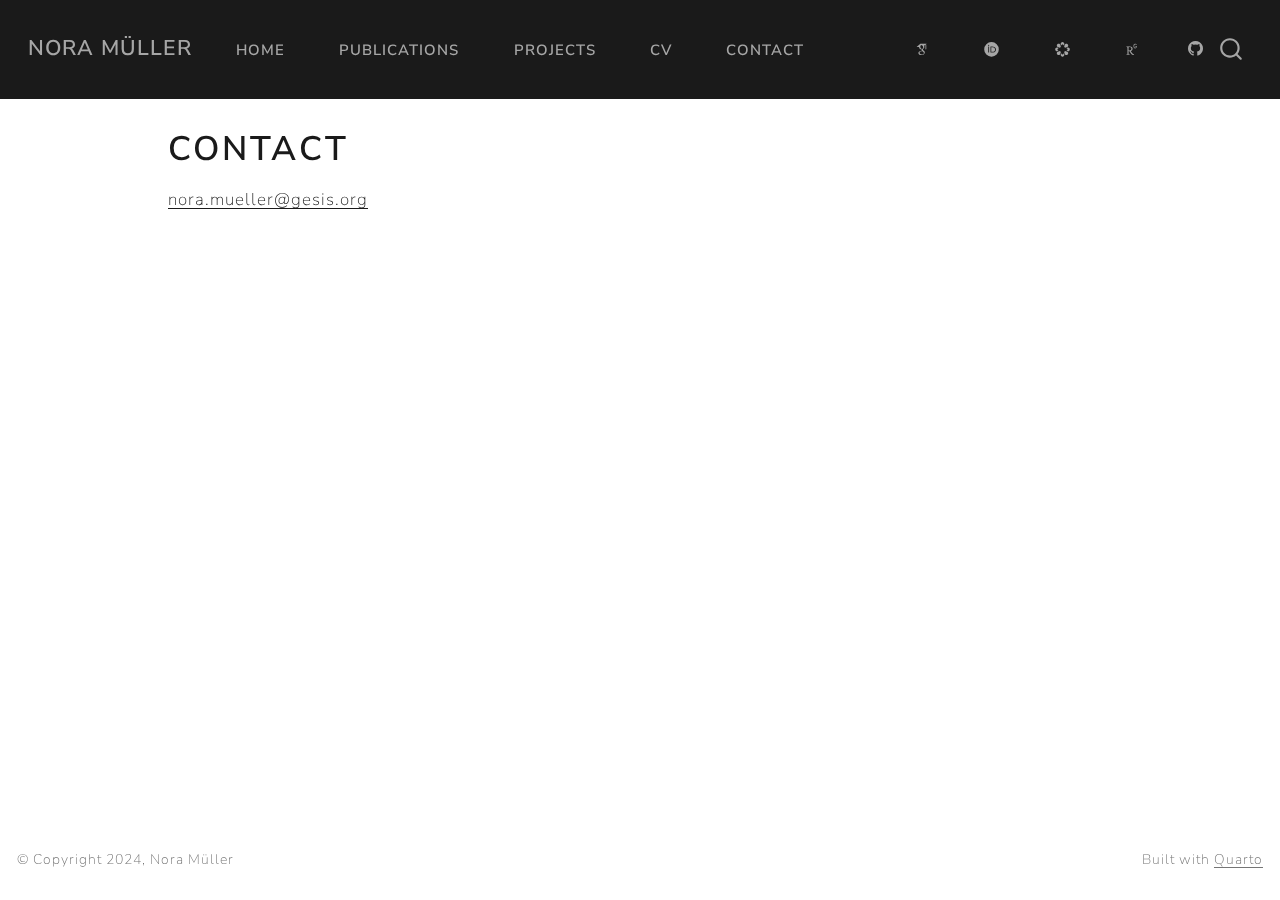
<file: docs/contact.html>
<!DOCTYPE html>
<html xmlns="http://www.w3.org/1999/xhtml" lang="en" xml:lang="en"><head>

<meta charset="utf-8">
<meta name="generator" content="quarto-1.5.57">

<meta name="viewport" content="width=device-width, initial-scale=1.0, user-scalable=yes">


<title>Contact – NORA MÜLLER</title>
<style>
code{white-space: pre-wrap;}
span.smallcaps{font-variant: small-caps;}
div.columns{display: flex; gap: min(4vw, 1.5em);}
div.column{flex: auto; overflow-x: auto;}
div.hanging-indent{margin-left: 1.5em; text-indent: -1.5em;}
ul.task-list{list-style: none;}
ul.task-list li input[type="checkbox"] {
  width: 0.8em;
  margin: 0 0.8em 0.2em -1em; /* quarto-specific, see https://github.com/quarto-dev/quarto-cli/issues/4556 */ 
  vertical-align: middle;
}
</style>


<script src="site_libs/quarto-nav/quarto-nav.js"></script>
<script src="site_libs/quarto-nav/headroom.min.js"></script>
<script src="site_libs/clipboard/clipboard.min.js"></script>
<script src="site_libs/quarto-search/autocomplete.umd.js"></script>
<script src="site_libs/quarto-search/fuse.min.js"></script>
<script src="site_libs/quarto-search/quarto-search.js"></script>
<meta name="quarto:offset" content="./">
<script src="site_libs/quarto-html/quarto.js"></script>
<script src="site_libs/quarto-html/popper.min.js"></script>
<script src="site_libs/quarto-html/tippy.umd.min.js"></script>
<script src="site_libs/quarto-html/anchor.min.js"></script>
<link href="site_libs/quarto-html/tippy.css" rel="stylesheet">
<link href="site_libs/quarto-html/quarto-syntax-highlighting.css" rel="stylesheet" id="quarto-text-highlighting-styles">
<script src="site_libs/bootstrap/bootstrap.min.js"></script>
<link href="site_libs/bootstrap/bootstrap-icons.css" rel="stylesheet">
<link href="site_libs/bootstrap/bootstrap.min.css" rel="stylesheet" id="quarto-bootstrap" data-mode="light">
<link href="site_libs/quarto-contrib/academicons-1.9.2/all.css" rel="stylesheet">
<link href="site_libs/quarto-contrib/academicons-1.9.2/size.css" rel="stylesheet">
<script id="quarto-search-options" type="application/json">{
  "location": "navbar",
  "copy-button": false,
  "collapse-after": 3,
  "panel-placement": "end",
  "type": "overlay",
  "limit": 50,
  "keyboard-shortcut": [
    "f",
    "/",
    "s"
  ],
  "show-item-context": false,
  "language": {
    "search-no-results-text": "No results",
    "search-matching-documents-text": "matching documents",
    "search-copy-link-title": "Copy link to search",
    "search-hide-matches-text": "Hide additional matches",
    "search-more-match-text": "more match in this document",
    "search-more-matches-text": "more matches in this document",
    "search-clear-button-title": "Clear",
    "search-text-placeholder": "",
    "search-detached-cancel-button-title": "Cancel",
    "search-submit-button-title": "Submit",
    "search-label": "Search"
  }
}</script>


</head>

<body class="nav-fixed">

<div id="quarto-search-results"></div>
  <header id="quarto-header" class="headroom fixed-top">
    <nav class="navbar navbar-expand-lg " data-bs-theme="dark">
      <div class="navbar-container container-fluid">
      <div class="navbar-brand-container mx-auto">
    <a class="navbar-brand" href="./index.html">
    <span class="navbar-title">NORA MÜLLER</span>
    </a>
  </div>
            <div id="quarto-search" class="" title="Search"></div>
          <button class="navbar-toggler" type="button" data-bs-toggle="collapse" data-bs-target="#navbarCollapse" aria-controls="navbarCollapse" role="menu" aria-expanded="false" aria-label="Toggle navigation" onclick="if (window.quartoToggleHeadroom) { window.quartoToggleHeadroom(); }">
  <span class="navbar-toggler-icon"></span>
</button>
          <div class="collapse navbar-collapse" id="navbarCollapse">
            <ul class="navbar-nav navbar-nav-scroll me-auto">
  <li class="nav-item">
    <a class="nav-link" href="./index.html"> 
<span class="menu-text">Home</span></a>
  </li>  
  <li class="nav-item">
    <a class="nav-link" href="./publications.html"> 
<span class="menu-text">Publications</span></a>
  </li>  
  <li class="nav-item">
    <a class="nav-link" href="./projects.html"> 
<span class="menu-text">Projects</span></a>
  </li>  
  <li class="nav-item">
    <a class="nav-link" href="./cv.html"> 
<span class="menu-text">CV</span></a>
  </li>  
  <li class="nav-item">
    <a class="nav-link active" href="./contact.html" aria-current="page"> 
<span class="menu-text">Contact</span></a>
  </li>  
</ul>
            <ul class="navbar-nav navbar-nav-scroll ms-auto">
  <li class="nav-item">
    <a class="nav-link" href="https://scholar.google.de/citations?user=4aBRE7gAAAAJ&amp;hl=de"> 
<span class="menu-text"><i class="ai  ai-google-scholar"></i></span></a>
  </li>  
  <li class="nav-item">
    <a class="nav-link" href="https://orcid.org/0000-0002-0756-0188"> 
<span class="menu-text"><i class="ai  ai-orcid"></i></span></a>
  </li>  
  <li class="nav-item">
    <a class="nav-link" href="https://osf.io/jk48r/"> 
<span class="menu-text"><i class="ai  ai-osf"></i></span></a>
  </li>  
  <li class="nav-item">
    <a class="nav-link" href="https://www.researchgate.net/profile/Nora-Mueller-3"> 
<span class="menu-text"><i class="ai  ai-researchgate"></i></span></a>
  </li>  
</ul>
          </div> <!-- /navcollapse -->
            <div class="quarto-navbar-tools">
    <a href="https://github.com/nrmllr" title="" class="quarto-navigation-tool px-1" aria-label=""><i class="bi bi-github"></i></a>
</div>
      </div> <!-- /container-fluid -->
    </nav>
</header>
<!-- content -->
<div id="quarto-content" class="quarto-container page-columns page-rows-contents page-layout-article page-navbar">
<!-- sidebar -->
<!-- margin-sidebar -->
    <div id="quarto-margin-sidebar" class="sidebar margin-sidebar zindex-bottom">
        
    </div>
<!-- main -->
<main class="content" id="quarto-document-content">

<header id="title-block-header" class="quarto-title-block default">
<div class="quarto-title">
<h1 class="title">Contact</h1>
</div>



<div class="quarto-title-meta">

    
  
    
  </div>
  


</header>


<p><a href="mailto:nora.mueller@gesis.org">nora.mueller@gesis.org</a></p>



</main> <!-- /main -->
<script id="quarto-html-after-body" type="application/javascript">
window.document.addEventListener("DOMContentLoaded", function (event) {
  const toggleBodyColorMode = (bsSheetEl) => {
    const mode = bsSheetEl.getAttribute("data-mode");
    const bodyEl = window.document.querySelector("body");
    if (mode === "dark") {
      bodyEl.classList.add("quarto-dark");
      bodyEl.classList.remove("quarto-light");
    } else {
      bodyEl.classList.add("quarto-light");
      bodyEl.classList.remove("quarto-dark");
    }
  }
  const toggleBodyColorPrimary = () => {
    const bsSheetEl = window.document.querySelector("link#quarto-bootstrap");
    if (bsSheetEl) {
      toggleBodyColorMode(bsSheetEl);
    }
  }
  toggleBodyColorPrimary();  
  const icon = "";
  const anchorJS = new window.AnchorJS();
  anchorJS.options = {
    placement: 'right',
    icon: icon
  };
  anchorJS.add('.anchored');
  const isCodeAnnotation = (el) => {
    for (const clz of el.classList) {
      if (clz.startsWith('code-annotation-')) {                     
        return true;
      }
    }
    return false;
  }
  const onCopySuccess = function(e) {
    // button target
    const button = e.trigger;
    // don't keep focus
    button.blur();
    // flash "checked"
    button.classList.add('code-copy-button-checked');
    var currentTitle = button.getAttribute("title");
    button.setAttribute("title", "Copied!");
    let tooltip;
    if (window.bootstrap) {
      button.setAttribute("data-bs-toggle", "tooltip");
      button.setAttribute("data-bs-placement", "left");
      button.setAttribute("data-bs-title", "Copied!");
      tooltip = new bootstrap.Tooltip(button, 
        { trigger: "manual", 
          customClass: "code-copy-button-tooltip",
          offset: [0, -8]});
      tooltip.show();    
    }
    setTimeout(function() {
      if (tooltip) {
        tooltip.hide();
        button.removeAttribute("data-bs-title");
        button.removeAttribute("data-bs-toggle");
        button.removeAttribute("data-bs-placement");
      }
      button.setAttribute("title", currentTitle);
      button.classList.remove('code-copy-button-checked');
    }, 1000);
    // clear code selection
    e.clearSelection();
  }
  const getTextToCopy = function(trigger) {
      const codeEl = trigger.previousElementSibling.cloneNode(true);
      for (const childEl of codeEl.children) {
        if (isCodeAnnotation(childEl)) {
          childEl.remove();
        }
      }
      return codeEl.innerText;
  }
  const clipboard = new window.ClipboardJS('.code-copy-button:not([data-in-quarto-modal])', {
    text: getTextToCopy
  });
  clipboard.on('success', onCopySuccess);
  if (window.document.getElementById('quarto-embedded-source-code-modal')) {
    // For code content inside modals, clipBoardJS needs to be initialized with a container option
    // TODO: Check when it could be a function (https://github.com/zenorocha/clipboard.js/issues/860)
    const clipboardModal = new window.ClipboardJS('.code-copy-button[data-in-quarto-modal]', {
      text: getTextToCopy,
      container: window.document.getElementById('quarto-embedded-source-code-modal')
    });
    clipboardModal.on('success', onCopySuccess);
  }
    var localhostRegex = new RegExp(/^(?:http|https):\/\/localhost\:?[0-9]*\//);
    var mailtoRegex = new RegExp(/^mailto:/);
      var filterRegex = new RegExp('/' + window.location.host + '/');
    var isInternal = (href) => {
        return filterRegex.test(href) || localhostRegex.test(href) || mailtoRegex.test(href);
    }
    // Inspect non-navigation links and adorn them if external
 	var links = window.document.querySelectorAll('a[href]:not(.nav-link):not(.navbar-brand):not(.toc-action):not(.sidebar-link):not(.sidebar-item-toggle):not(.pagination-link):not(.no-external):not([aria-hidden]):not(.dropdown-item):not(.quarto-navigation-tool):not(.about-link)');
    for (var i=0; i<links.length; i++) {
      const link = links[i];
      if (!isInternal(link.href)) {
        // undo the damage that might have been done by quarto-nav.js in the case of
        // links that we want to consider external
        if (link.dataset.originalHref !== undefined) {
          link.href = link.dataset.originalHref;
        }
      }
    }
  function tippyHover(el, contentFn, onTriggerFn, onUntriggerFn) {
    const config = {
      allowHTML: true,
      maxWidth: 500,
      delay: 100,
      arrow: false,
      appendTo: function(el) {
          return el.parentElement;
      },
      interactive: true,
      interactiveBorder: 10,
      theme: 'quarto',
      placement: 'bottom-start',
    };
    if (contentFn) {
      config.content = contentFn;
    }
    if (onTriggerFn) {
      config.onTrigger = onTriggerFn;
    }
    if (onUntriggerFn) {
      config.onUntrigger = onUntriggerFn;
    }
    window.tippy(el, config); 
  }
  const noterefs = window.document.querySelectorAll('a[role="doc-noteref"]');
  for (var i=0; i<noterefs.length; i++) {
    const ref = noterefs[i];
    tippyHover(ref, function() {
      // use id or data attribute instead here
      let href = ref.getAttribute('data-footnote-href') || ref.getAttribute('href');
      try { href = new URL(href).hash; } catch {}
      const id = href.replace(/^#\/?/, "");
      const note = window.document.getElementById(id);
      if (note) {
        return note.innerHTML;
      } else {
        return "";
      }
    });
  }
  const xrefs = window.document.querySelectorAll('a.quarto-xref');
  const processXRef = (id, note) => {
    // Strip column container classes
    const stripColumnClz = (el) => {
      el.classList.remove("page-full", "page-columns");
      if (el.children) {
        for (const child of el.children) {
          stripColumnClz(child);
        }
      }
    }
    stripColumnClz(note)
    if (id === null || id.startsWith('sec-')) {
      // Special case sections, only their first couple elements
      const container = document.createElement("div");
      if (note.children && note.children.length > 2) {
        container.appendChild(note.children[0].cloneNode(true));
        for (let i = 1; i < note.children.length; i++) {
          const child = note.children[i];
          if (child.tagName === "P" && child.innerText === "") {
            continue;
          } else {
            container.appendChild(child.cloneNode(true));
            break;
          }
        }
        if (window.Quarto?.typesetMath) {
          window.Quarto.typesetMath(container);
        }
        return container.innerHTML
      } else {
        if (window.Quarto?.typesetMath) {
          window.Quarto.typesetMath(note);
        }
        return note.innerHTML;
      }
    } else {
      // Remove any anchor links if they are present
      const anchorLink = note.querySelector('a.anchorjs-link');
      if (anchorLink) {
        anchorLink.remove();
      }
      if (window.Quarto?.typesetMath) {
        window.Quarto.typesetMath(note);
      }
      // TODO in 1.5, we should make sure this works without a callout special case
      if (note.classList.contains("callout")) {
        return note.outerHTML;
      } else {
        return note.innerHTML;
      }
    }
  }
  for (var i=0; i<xrefs.length; i++) {
    const xref = xrefs[i];
    tippyHover(xref, undefined, function(instance) {
      instance.disable();
      let url = xref.getAttribute('href');
      let hash = undefined; 
      if (url.startsWith('#')) {
        hash = url;
      } else {
        try { hash = new URL(url).hash; } catch {}
      }
      if (hash) {
        const id = hash.replace(/^#\/?/, "");
        const note = window.document.getElementById(id);
        if (note !== null) {
          try {
            const html = processXRef(id, note.cloneNode(true));
            instance.setContent(html);
          } finally {
            instance.enable();
            instance.show();
          }
        } else {
          // See if we can fetch this
          fetch(url.split('#')[0])
          .then(res => res.text())
          .then(html => {
            const parser = new DOMParser();
            const htmlDoc = parser.parseFromString(html, "text/html");
            const note = htmlDoc.getElementById(id);
            if (note !== null) {
              const html = processXRef(id, note);
              instance.setContent(html);
            } 
          }).finally(() => {
            instance.enable();
            instance.show();
          });
        }
      } else {
        // See if we can fetch a full url (with no hash to target)
        // This is a special case and we should probably do some content thinning / targeting
        fetch(url)
        .then(res => res.text())
        .then(html => {
          const parser = new DOMParser();
          const htmlDoc = parser.parseFromString(html, "text/html");
          const note = htmlDoc.querySelector('main.content');
          if (note !== null) {
            // This should only happen for chapter cross references
            // (since there is no id in the URL)
            // remove the first header
            if (note.children.length > 0 && note.children[0].tagName === "HEADER") {
              note.children[0].remove();
            }
            const html = processXRef(null, note);
            instance.setContent(html);
          } 
        }).finally(() => {
          instance.enable();
          instance.show();
        });
      }
    }, function(instance) {
    });
  }
      let selectedAnnoteEl;
      const selectorForAnnotation = ( cell, annotation) => {
        let cellAttr = 'data-code-cell="' + cell + '"';
        let lineAttr = 'data-code-annotation="' +  annotation + '"';
        const selector = 'span[' + cellAttr + '][' + lineAttr + ']';
        return selector;
      }
      const selectCodeLines = (annoteEl) => {
        const doc = window.document;
        const targetCell = annoteEl.getAttribute("data-target-cell");
        const targetAnnotation = annoteEl.getAttribute("data-target-annotation");
        const annoteSpan = window.document.querySelector(selectorForAnnotation(targetCell, targetAnnotation));
        const lines = annoteSpan.getAttribute("data-code-lines").split(",");
        const lineIds = lines.map((line) => {
          return targetCell + "-" + line;
        })
        let top = null;
        let height = null;
        let parent = null;
        if (lineIds.length > 0) {
            //compute the position of the single el (top and bottom and make a div)
            const el = window.document.getElementById(lineIds[0]);
            top = el.offsetTop;
            height = el.offsetHeight;
            parent = el.parentElement.parentElement;
          if (lineIds.length > 1) {
            const lastEl = window.document.getElementById(lineIds[lineIds.length - 1]);
            const bottom = lastEl.offsetTop + lastEl.offsetHeight;
            height = bottom - top;
          }
          if (top !== null && height !== null && parent !== null) {
            // cook up a div (if necessary) and position it 
            let div = window.document.getElementById("code-annotation-line-highlight");
            if (div === null) {
              div = window.document.createElement("div");
              div.setAttribute("id", "code-annotation-line-highlight");
              div.style.position = 'absolute';
              parent.appendChild(div);
            }
            div.style.top = top - 2 + "px";
            div.style.height = height + 4 + "px";
            div.style.left = 0;
            let gutterDiv = window.document.getElementById("code-annotation-line-highlight-gutter");
            if (gutterDiv === null) {
              gutterDiv = window.document.createElement("div");
              gutterDiv.setAttribute("id", "code-annotation-line-highlight-gutter");
              gutterDiv.style.position = 'absolute';
              const codeCell = window.document.getElementById(targetCell);
              const gutter = codeCell.querySelector('.code-annotation-gutter');
              gutter.appendChild(gutterDiv);
            }
            gutterDiv.style.top = top - 2 + "px";
            gutterDiv.style.height = height + 4 + "px";
          }
          selectedAnnoteEl = annoteEl;
        }
      };
      const unselectCodeLines = () => {
        const elementsIds = ["code-annotation-line-highlight", "code-annotation-line-highlight-gutter"];
        elementsIds.forEach((elId) => {
          const div = window.document.getElementById(elId);
          if (div) {
            div.remove();
          }
        });
        selectedAnnoteEl = undefined;
      };
        // Handle positioning of the toggle
    window.addEventListener(
      "resize",
      throttle(() => {
        elRect = undefined;
        if (selectedAnnoteEl) {
          selectCodeLines(selectedAnnoteEl);
        }
      }, 10)
    );
    function throttle(fn, ms) {
    let throttle = false;
    let timer;
      return (...args) => {
        if(!throttle) { // first call gets through
            fn.apply(this, args);
            throttle = true;
        } else { // all the others get throttled
            if(timer) clearTimeout(timer); // cancel #2
            timer = setTimeout(() => {
              fn.apply(this, args);
              timer = throttle = false;
            }, ms);
        }
      };
    }
      // Attach click handler to the DT
      const annoteDls = window.document.querySelectorAll('dt[data-target-cell]');
      for (const annoteDlNode of annoteDls) {
        annoteDlNode.addEventListener('click', (event) => {
          const clickedEl = event.target;
          if (clickedEl !== selectedAnnoteEl) {
            unselectCodeLines();
            const activeEl = window.document.querySelector('dt[data-target-cell].code-annotation-active');
            if (activeEl) {
              activeEl.classList.remove('code-annotation-active');
            }
            selectCodeLines(clickedEl);
            clickedEl.classList.add('code-annotation-active');
          } else {
            // Unselect the line
            unselectCodeLines();
            clickedEl.classList.remove('code-annotation-active');
          }
        });
      }
  const findCites = (el) => {
    const parentEl = el.parentElement;
    if (parentEl) {
      const cites = parentEl.dataset.cites;
      if (cites) {
        return {
          el,
          cites: cites.split(' ')
        };
      } else {
        return findCites(el.parentElement)
      }
    } else {
      return undefined;
    }
  };
  var bibliorefs = window.document.querySelectorAll('a[role="doc-biblioref"]');
  for (var i=0; i<bibliorefs.length; i++) {
    const ref = bibliorefs[i];
    const citeInfo = findCites(ref);
    if (citeInfo) {
      tippyHover(citeInfo.el, function() {
        var popup = window.document.createElement('div');
        citeInfo.cites.forEach(function(cite) {
          var citeDiv = window.document.createElement('div');
          citeDiv.classList.add('hanging-indent');
          citeDiv.classList.add('csl-entry');
          var biblioDiv = window.document.getElementById('ref-' + cite);
          if (biblioDiv) {
            citeDiv.innerHTML = biblioDiv.innerHTML;
          }
          popup.appendChild(citeDiv);
        });
        return popup.innerHTML;
      });
    }
  }
});
</script>
</div> <!-- /content -->
<footer class="footer">
  <div class="nav-footer">
    <div class="nav-footer-left">
<p>© Copyright 2024, Nora Müller</p>
</div>   
    <div class="nav-footer-center">
      &nbsp;
    </div>
    <div class="nav-footer-right">
<p>Built with <a href="https://quarto.org/">Quarto</a></p>
</div>
  </div>
</footer>




</body></html>
</file>
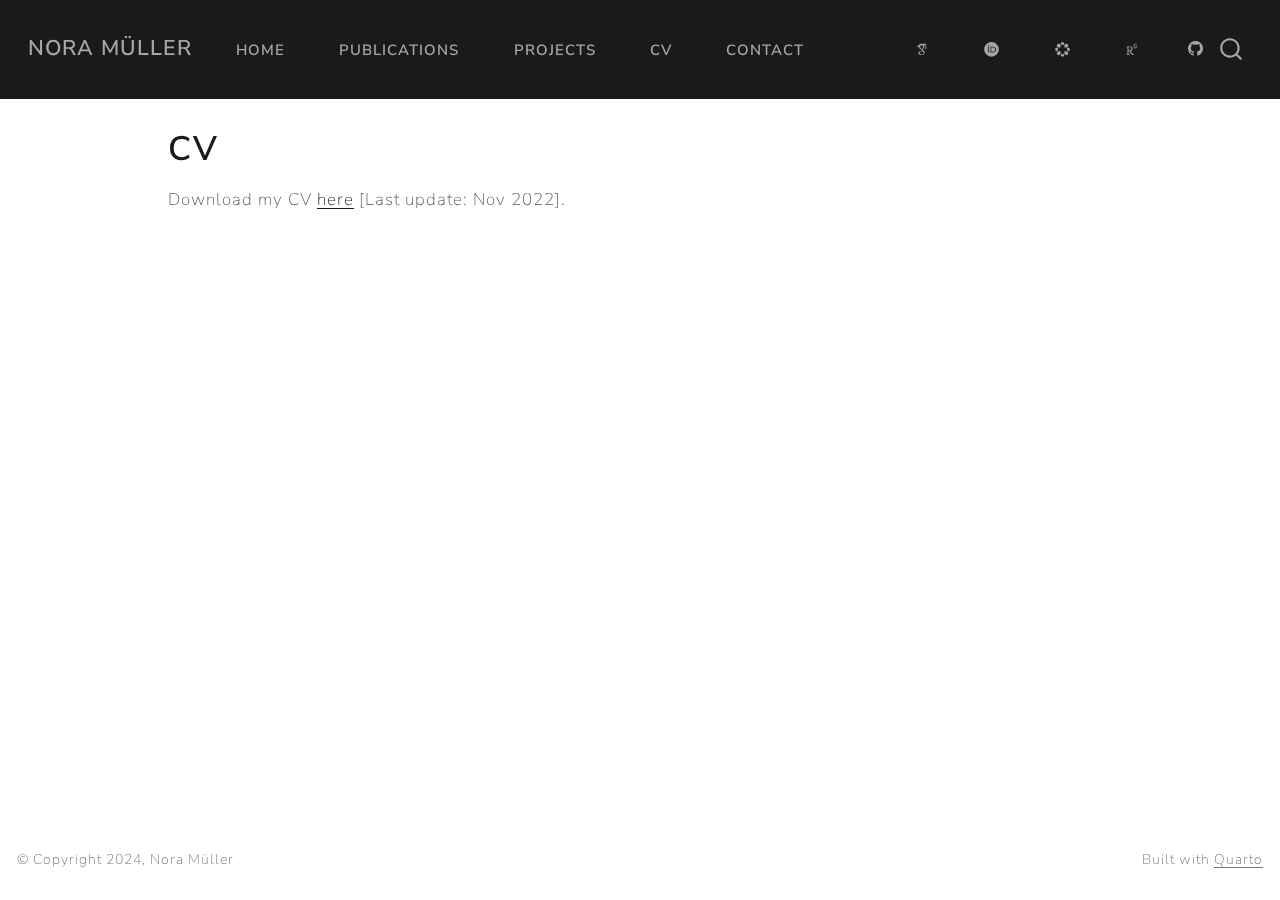
<file: docs/cv.html>
<!DOCTYPE html>
<html xmlns="http://www.w3.org/1999/xhtml" lang="en" xml:lang="en"><head>

<meta charset="utf-8">
<meta name="generator" content="quarto-1.5.57">

<meta name="viewport" content="width=device-width, initial-scale=1.0, user-scalable=yes">


<title>CV – NORA MÜLLER</title>
<style>
code{white-space: pre-wrap;}
span.smallcaps{font-variant: small-caps;}
div.columns{display: flex; gap: min(4vw, 1.5em);}
div.column{flex: auto; overflow-x: auto;}
div.hanging-indent{margin-left: 1.5em; text-indent: -1.5em;}
ul.task-list{list-style: none;}
ul.task-list li input[type="checkbox"] {
  width: 0.8em;
  margin: 0 0.8em 0.2em -1em; /* quarto-specific, see https://github.com/quarto-dev/quarto-cli/issues/4556 */ 
  vertical-align: middle;
}
</style>


<script src="site_libs/quarto-nav/quarto-nav.js"></script>
<script src="site_libs/quarto-nav/headroom.min.js"></script>
<script src="site_libs/clipboard/clipboard.min.js"></script>
<script src="site_libs/quarto-search/autocomplete.umd.js"></script>
<script src="site_libs/quarto-search/fuse.min.js"></script>
<script src="site_libs/quarto-search/quarto-search.js"></script>
<meta name="quarto:offset" content="./">
<script src="site_libs/quarto-html/quarto.js"></script>
<script src="site_libs/quarto-html/popper.min.js"></script>
<script src="site_libs/quarto-html/tippy.umd.min.js"></script>
<script src="site_libs/quarto-html/anchor.min.js"></script>
<link href="site_libs/quarto-html/tippy.css" rel="stylesheet">
<link href="site_libs/quarto-html/quarto-syntax-highlighting.css" rel="stylesheet" id="quarto-text-highlighting-styles">
<script src="site_libs/bootstrap/bootstrap.min.js"></script>
<link href="site_libs/bootstrap/bootstrap-icons.css" rel="stylesheet">
<link href="site_libs/bootstrap/bootstrap.min.css" rel="stylesheet" id="quarto-bootstrap" data-mode="light">
<link href="site_libs/quarto-contrib/academicons-1.9.2/all.css" rel="stylesheet">
<link href="site_libs/quarto-contrib/academicons-1.9.2/size.css" rel="stylesheet">
<script id="quarto-search-options" type="application/json">{
  "location": "navbar",
  "copy-button": false,
  "collapse-after": 3,
  "panel-placement": "end",
  "type": "overlay",
  "limit": 50,
  "keyboard-shortcut": [
    "f",
    "/",
    "s"
  ],
  "show-item-context": false,
  "language": {
    "search-no-results-text": "No results",
    "search-matching-documents-text": "matching documents",
    "search-copy-link-title": "Copy link to search",
    "search-hide-matches-text": "Hide additional matches",
    "search-more-match-text": "more match in this document",
    "search-more-matches-text": "more matches in this document",
    "search-clear-button-title": "Clear",
    "search-text-placeholder": "",
    "search-detached-cancel-button-title": "Cancel",
    "search-submit-button-title": "Submit",
    "search-label": "Search"
  }
}</script>


</head>

<body class="nav-fixed">

<div id="quarto-search-results"></div>
  <header id="quarto-header" class="headroom fixed-top">
    <nav class="navbar navbar-expand-lg " data-bs-theme="dark">
      <div class="navbar-container container-fluid">
      <div class="navbar-brand-container mx-auto">
    <a class="navbar-brand" href="./index.html">
    <span class="navbar-title">NORA MÜLLER</span>
    </a>
  </div>
            <div id="quarto-search" class="" title="Search"></div>
          <button class="navbar-toggler" type="button" data-bs-toggle="collapse" data-bs-target="#navbarCollapse" aria-controls="navbarCollapse" role="menu" aria-expanded="false" aria-label="Toggle navigation" onclick="if (window.quartoToggleHeadroom) { window.quartoToggleHeadroom(); }">
  <span class="navbar-toggler-icon"></span>
</button>
          <div class="collapse navbar-collapse" id="navbarCollapse">
            <ul class="navbar-nav navbar-nav-scroll me-auto">
  <li class="nav-item">
    <a class="nav-link" href="./index.html"> 
<span class="menu-text">Home</span></a>
  </li>  
  <li class="nav-item">
    <a class="nav-link" href="./publications.html"> 
<span class="menu-text">Publications</span></a>
  </li>  
  <li class="nav-item">
    <a class="nav-link" href="./projects.html"> 
<span class="menu-text">Projects</span></a>
  </li>  
  <li class="nav-item">
    <a class="nav-link active" href="./cv.html" aria-current="page"> 
<span class="menu-text">CV</span></a>
  </li>  
  <li class="nav-item">
    <a class="nav-link" href="./contact.html"> 
<span class="menu-text">Contact</span></a>
  </li>  
</ul>
            <ul class="navbar-nav navbar-nav-scroll ms-auto">
  <li class="nav-item">
    <a class="nav-link" href="https://scholar.google.de/citations?user=4aBRE7gAAAAJ&amp;hl=de"> 
<span class="menu-text"><i class="ai  ai-google-scholar"></i></span></a>
  </li>  
  <li class="nav-item">
    <a class="nav-link" href="https://orcid.org/0000-0002-0756-0188"> 
<span class="menu-text"><i class="ai  ai-orcid"></i></span></a>
  </li>  
  <li class="nav-item">
    <a class="nav-link" href="https://osf.io/jk48r/"> 
<span class="menu-text"><i class="ai  ai-osf"></i></span></a>
  </li>  
  <li class="nav-item">
    <a class="nav-link" href="https://www.researchgate.net/profile/Nora-Mueller-3"> 
<span class="menu-text"><i class="ai  ai-researchgate"></i></span></a>
  </li>  
</ul>
          </div> <!-- /navcollapse -->
            <div class="quarto-navbar-tools">
    <a href="https://github.com/nrmllr" title="" class="quarto-navigation-tool px-1" aria-label=""><i class="bi bi-github"></i></a>
</div>
      </div> <!-- /container-fluid -->
    </nav>
</header>
<!-- content -->
<div id="quarto-content" class="quarto-container page-columns page-rows-contents page-layout-article page-navbar">
<!-- sidebar -->
<!-- margin-sidebar -->
    <div id="quarto-margin-sidebar" class="sidebar margin-sidebar zindex-bottom">
        
    </div>
<!-- main -->
<main class="content" id="quarto-document-content">

<header id="title-block-header" class="quarto-title-block default">
<div class="quarto-title">
<h1 class="title">CV</h1>
</div>



<div class="quarto-title-meta">

    
  
    
  </div>
  


</header>


<p>Download my CV <a href="files/CV_MuellerNora_2022Nov.pdf">here</a> [Last update: Nov 2022].</p>



</main> <!-- /main -->
<script id="quarto-html-after-body" type="application/javascript">
window.document.addEventListener("DOMContentLoaded", function (event) {
  const toggleBodyColorMode = (bsSheetEl) => {
    const mode = bsSheetEl.getAttribute("data-mode");
    const bodyEl = window.document.querySelector("body");
    if (mode === "dark") {
      bodyEl.classList.add("quarto-dark");
      bodyEl.classList.remove("quarto-light");
    } else {
      bodyEl.classList.add("quarto-light");
      bodyEl.classList.remove("quarto-dark");
    }
  }
  const toggleBodyColorPrimary = () => {
    const bsSheetEl = window.document.querySelector("link#quarto-bootstrap");
    if (bsSheetEl) {
      toggleBodyColorMode(bsSheetEl);
    }
  }
  toggleBodyColorPrimary();  
  const icon = "";
  const anchorJS = new window.AnchorJS();
  anchorJS.options = {
    placement: 'right',
    icon: icon
  };
  anchorJS.add('.anchored');
  const isCodeAnnotation = (el) => {
    for (const clz of el.classList) {
      if (clz.startsWith('code-annotation-')) {                     
        return true;
      }
    }
    return false;
  }
  const onCopySuccess = function(e) {
    // button target
    const button = e.trigger;
    // don't keep focus
    button.blur();
    // flash "checked"
    button.classList.add('code-copy-button-checked');
    var currentTitle = button.getAttribute("title");
    button.setAttribute("title", "Copied!");
    let tooltip;
    if (window.bootstrap) {
      button.setAttribute("data-bs-toggle", "tooltip");
      button.setAttribute("data-bs-placement", "left");
      button.setAttribute("data-bs-title", "Copied!");
      tooltip = new bootstrap.Tooltip(button, 
        { trigger: "manual", 
          customClass: "code-copy-button-tooltip",
          offset: [0, -8]});
      tooltip.show();    
    }
    setTimeout(function() {
      if (tooltip) {
        tooltip.hide();
        button.removeAttribute("data-bs-title");
        button.removeAttribute("data-bs-toggle");
        button.removeAttribute("data-bs-placement");
      }
      button.setAttribute("title", currentTitle);
      button.classList.remove('code-copy-button-checked');
    }, 1000);
    // clear code selection
    e.clearSelection();
  }
  const getTextToCopy = function(trigger) {
      const codeEl = trigger.previousElementSibling.cloneNode(true);
      for (const childEl of codeEl.children) {
        if (isCodeAnnotation(childEl)) {
          childEl.remove();
        }
      }
      return codeEl.innerText;
  }
  const clipboard = new window.ClipboardJS('.code-copy-button:not([data-in-quarto-modal])', {
    text: getTextToCopy
  });
  clipboard.on('success', onCopySuccess);
  if (window.document.getElementById('quarto-embedded-source-code-modal')) {
    // For code content inside modals, clipBoardJS needs to be initialized with a container option
    // TODO: Check when it could be a function (https://github.com/zenorocha/clipboard.js/issues/860)
    const clipboardModal = new window.ClipboardJS('.code-copy-button[data-in-quarto-modal]', {
      text: getTextToCopy,
      container: window.document.getElementById('quarto-embedded-source-code-modal')
    });
    clipboardModal.on('success', onCopySuccess);
  }
    var localhostRegex = new RegExp(/^(?:http|https):\/\/localhost\:?[0-9]*\//);
    var mailtoRegex = new RegExp(/^mailto:/);
      var filterRegex = new RegExp('/' + window.location.host + '/');
    var isInternal = (href) => {
        return filterRegex.test(href) || localhostRegex.test(href) || mailtoRegex.test(href);
    }
    // Inspect non-navigation links and adorn them if external
 	var links = window.document.querySelectorAll('a[href]:not(.nav-link):not(.navbar-brand):not(.toc-action):not(.sidebar-link):not(.sidebar-item-toggle):not(.pagination-link):not(.no-external):not([aria-hidden]):not(.dropdown-item):not(.quarto-navigation-tool):not(.about-link)');
    for (var i=0; i<links.length; i++) {
      const link = links[i];
      if (!isInternal(link.href)) {
        // undo the damage that might have been done by quarto-nav.js in the case of
        // links that we want to consider external
        if (link.dataset.originalHref !== undefined) {
          link.href = link.dataset.originalHref;
        }
      }
    }
  function tippyHover(el, contentFn, onTriggerFn, onUntriggerFn) {
    const config = {
      allowHTML: true,
      maxWidth: 500,
      delay: 100,
      arrow: false,
      appendTo: function(el) {
          return el.parentElement;
      },
      interactive: true,
      interactiveBorder: 10,
      theme: 'quarto',
      placement: 'bottom-start',
    };
    if (contentFn) {
      config.content = contentFn;
    }
    if (onTriggerFn) {
      config.onTrigger = onTriggerFn;
    }
    if (onUntriggerFn) {
      config.onUntrigger = onUntriggerFn;
    }
    window.tippy(el, config); 
  }
  const noterefs = window.document.querySelectorAll('a[role="doc-noteref"]');
  for (var i=0; i<noterefs.length; i++) {
    const ref = noterefs[i];
    tippyHover(ref, function() {
      // use id or data attribute instead here
      let href = ref.getAttribute('data-footnote-href') || ref.getAttribute('href');
      try { href = new URL(href).hash; } catch {}
      const id = href.replace(/^#\/?/, "");
      const note = window.document.getElementById(id);
      if (note) {
        return note.innerHTML;
      } else {
        return "";
      }
    });
  }
  const xrefs = window.document.querySelectorAll('a.quarto-xref');
  const processXRef = (id, note) => {
    // Strip column container classes
    const stripColumnClz = (el) => {
      el.classList.remove("page-full", "page-columns");
      if (el.children) {
        for (const child of el.children) {
          stripColumnClz(child);
        }
      }
    }
    stripColumnClz(note)
    if (id === null || id.startsWith('sec-')) {
      // Special case sections, only their first couple elements
      const container = document.createElement("div");
      if (note.children && note.children.length > 2) {
        container.appendChild(note.children[0].cloneNode(true));
        for (let i = 1; i < note.children.length; i++) {
          const child = note.children[i];
          if (child.tagName === "P" && child.innerText === "") {
            continue;
          } else {
            container.appendChild(child.cloneNode(true));
            break;
          }
        }
        if (window.Quarto?.typesetMath) {
          window.Quarto.typesetMath(container);
        }
        return container.innerHTML
      } else {
        if (window.Quarto?.typesetMath) {
          window.Quarto.typesetMath(note);
        }
        return note.innerHTML;
      }
    } else {
      // Remove any anchor links if they are present
      const anchorLink = note.querySelector('a.anchorjs-link');
      if (anchorLink) {
        anchorLink.remove();
      }
      if (window.Quarto?.typesetMath) {
        window.Quarto.typesetMath(note);
      }
      // TODO in 1.5, we should make sure this works without a callout special case
      if (note.classList.contains("callout")) {
        return note.outerHTML;
      } else {
        return note.innerHTML;
      }
    }
  }
  for (var i=0; i<xrefs.length; i++) {
    const xref = xrefs[i];
    tippyHover(xref, undefined, function(instance) {
      instance.disable();
      let url = xref.getAttribute('href');
      let hash = undefined; 
      if (url.startsWith('#')) {
        hash = url;
      } else {
        try { hash = new URL(url).hash; } catch {}
      }
      if (hash) {
        const id = hash.replace(/^#\/?/, "");
        const note = window.document.getElementById(id);
        if (note !== null) {
          try {
            const html = processXRef(id, note.cloneNode(true));
            instance.setContent(html);
          } finally {
            instance.enable();
            instance.show();
          }
        } else {
          // See if we can fetch this
          fetch(url.split('#')[0])
          .then(res => res.text())
          .then(html => {
            const parser = new DOMParser();
            const htmlDoc = parser.parseFromString(html, "text/html");
            const note = htmlDoc.getElementById(id);
            if (note !== null) {
              const html = processXRef(id, note);
              instance.setContent(html);
            } 
          }).finally(() => {
            instance.enable();
            instance.show();
          });
        }
      } else {
        // See if we can fetch a full url (with no hash to target)
        // This is a special case and we should probably do some content thinning / targeting
        fetch(url)
        .then(res => res.text())
        .then(html => {
          const parser = new DOMParser();
          const htmlDoc = parser.parseFromString(html, "text/html");
          const note = htmlDoc.querySelector('main.content');
          if (note !== null) {
            // This should only happen for chapter cross references
            // (since there is no id in the URL)
            // remove the first header
            if (note.children.length > 0 && note.children[0].tagName === "HEADER") {
              note.children[0].remove();
            }
            const html = processXRef(null, note);
            instance.setContent(html);
          } 
        }).finally(() => {
          instance.enable();
          instance.show();
        });
      }
    }, function(instance) {
    });
  }
      let selectedAnnoteEl;
      const selectorForAnnotation = ( cell, annotation) => {
        let cellAttr = 'data-code-cell="' + cell + '"';
        let lineAttr = 'data-code-annotation="' +  annotation + '"';
        const selector = 'span[' + cellAttr + '][' + lineAttr + ']';
        return selector;
      }
      const selectCodeLines = (annoteEl) => {
        const doc = window.document;
        const targetCell = annoteEl.getAttribute("data-target-cell");
        const targetAnnotation = annoteEl.getAttribute("data-target-annotation");
        const annoteSpan = window.document.querySelector(selectorForAnnotation(targetCell, targetAnnotation));
        const lines = annoteSpan.getAttribute("data-code-lines").split(",");
        const lineIds = lines.map((line) => {
          return targetCell + "-" + line;
        })
        let top = null;
        let height = null;
        let parent = null;
        if (lineIds.length > 0) {
            //compute the position of the single el (top and bottom and make a div)
            const el = window.document.getElementById(lineIds[0]);
            top = el.offsetTop;
            height = el.offsetHeight;
            parent = el.parentElement.parentElement;
          if (lineIds.length > 1) {
            const lastEl = window.document.getElementById(lineIds[lineIds.length - 1]);
            const bottom = lastEl.offsetTop + lastEl.offsetHeight;
            height = bottom - top;
          }
          if (top !== null && height !== null && parent !== null) {
            // cook up a div (if necessary) and position it 
            let div = window.document.getElementById("code-annotation-line-highlight");
            if (div === null) {
              div = window.document.createElement("div");
              div.setAttribute("id", "code-annotation-line-highlight");
              div.style.position = 'absolute';
              parent.appendChild(div);
            }
            div.style.top = top - 2 + "px";
            div.style.height = height + 4 + "px";
            div.style.left = 0;
            let gutterDiv = window.document.getElementById("code-annotation-line-highlight-gutter");
            if (gutterDiv === null) {
              gutterDiv = window.document.createElement("div");
              gutterDiv.setAttribute("id", "code-annotation-line-highlight-gutter");
              gutterDiv.style.position = 'absolute';
              const codeCell = window.document.getElementById(targetCell);
              const gutter = codeCell.querySelector('.code-annotation-gutter');
              gutter.appendChild(gutterDiv);
            }
            gutterDiv.style.top = top - 2 + "px";
            gutterDiv.style.height = height + 4 + "px";
          }
          selectedAnnoteEl = annoteEl;
        }
      };
      const unselectCodeLines = () => {
        const elementsIds = ["code-annotation-line-highlight", "code-annotation-line-highlight-gutter"];
        elementsIds.forEach((elId) => {
          const div = window.document.getElementById(elId);
          if (div) {
            div.remove();
          }
        });
        selectedAnnoteEl = undefined;
      };
        // Handle positioning of the toggle
    window.addEventListener(
      "resize",
      throttle(() => {
        elRect = undefined;
        if (selectedAnnoteEl) {
          selectCodeLines(selectedAnnoteEl);
        }
      }, 10)
    );
    function throttle(fn, ms) {
    let throttle = false;
    let timer;
      return (...args) => {
        if(!throttle) { // first call gets through
            fn.apply(this, args);
            throttle = true;
        } else { // all the others get throttled
            if(timer) clearTimeout(timer); // cancel #2
            timer = setTimeout(() => {
              fn.apply(this, args);
              timer = throttle = false;
            }, ms);
        }
      };
    }
      // Attach click handler to the DT
      const annoteDls = window.document.querySelectorAll('dt[data-target-cell]');
      for (const annoteDlNode of annoteDls) {
        annoteDlNode.addEventListener('click', (event) => {
          const clickedEl = event.target;
          if (clickedEl !== selectedAnnoteEl) {
            unselectCodeLines();
            const activeEl = window.document.querySelector('dt[data-target-cell].code-annotation-active');
            if (activeEl) {
              activeEl.classList.remove('code-annotation-active');
            }
            selectCodeLines(clickedEl);
            clickedEl.classList.add('code-annotation-active');
          } else {
            // Unselect the line
            unselectCodeLines();
            clickedEl.classList.remove('code-annotation-active');
          }
        });
      }
  const findCites = (el) => {
    const parentEl = el.parentElement;
    if (parentEl) {
      const cites = parentEl.dataset.cites;
      if (cites) {
        return {
          el,
          cites: cites.split(' ')
        };
      } else {
        return findCites(el.parentElement)
      }
    } else {
      return undefined;
    }
  };
  var bibliorefs = window.document.querySelectorAll('a[role="doc-biblioref"]');
  for (var i=0; i<bibliorefs.length; i++) {
    const ref = bibliorefs[i];
    const citeInfo = findCites(ref);
    if (citeInfo) {
      tippyHover(citeInfo.el, function() {
        var popup = window.document.createElement('div');
        citeInfo.cites.forEach(function(cite) {
          var citeDiv = window.document.createElement('div');
          citeDiv.classList.add('hanging-indent');
          citeDiv.classList.add('csl-entry');
          var biblioDiv = window.document.getElementById('ref-' + cite);
          if (biblioDiv) {
            citeDiv.innerHTML = biblioDiv.innerHTML;
          }
          popup.appendChild(citeDiv);
        });
        return popup.innerHTML;
      });
    }
  }
});
</script>
</div> <!-- /content -->
<footer class="footer">
  <div class="nav-footer">
    <div class="nav-footer-left">
<p>© Copyright 2024, Nora Müller</p>
</div>   
    <div class="nav-footer-center">
      &nbsp;
    </div>
    <div class="nav-footer-right">
<p>Built with <a href="https://quarto.org/">Quarto</a></p>
</div>
  </div>
</footer>




</body></html>
</file>
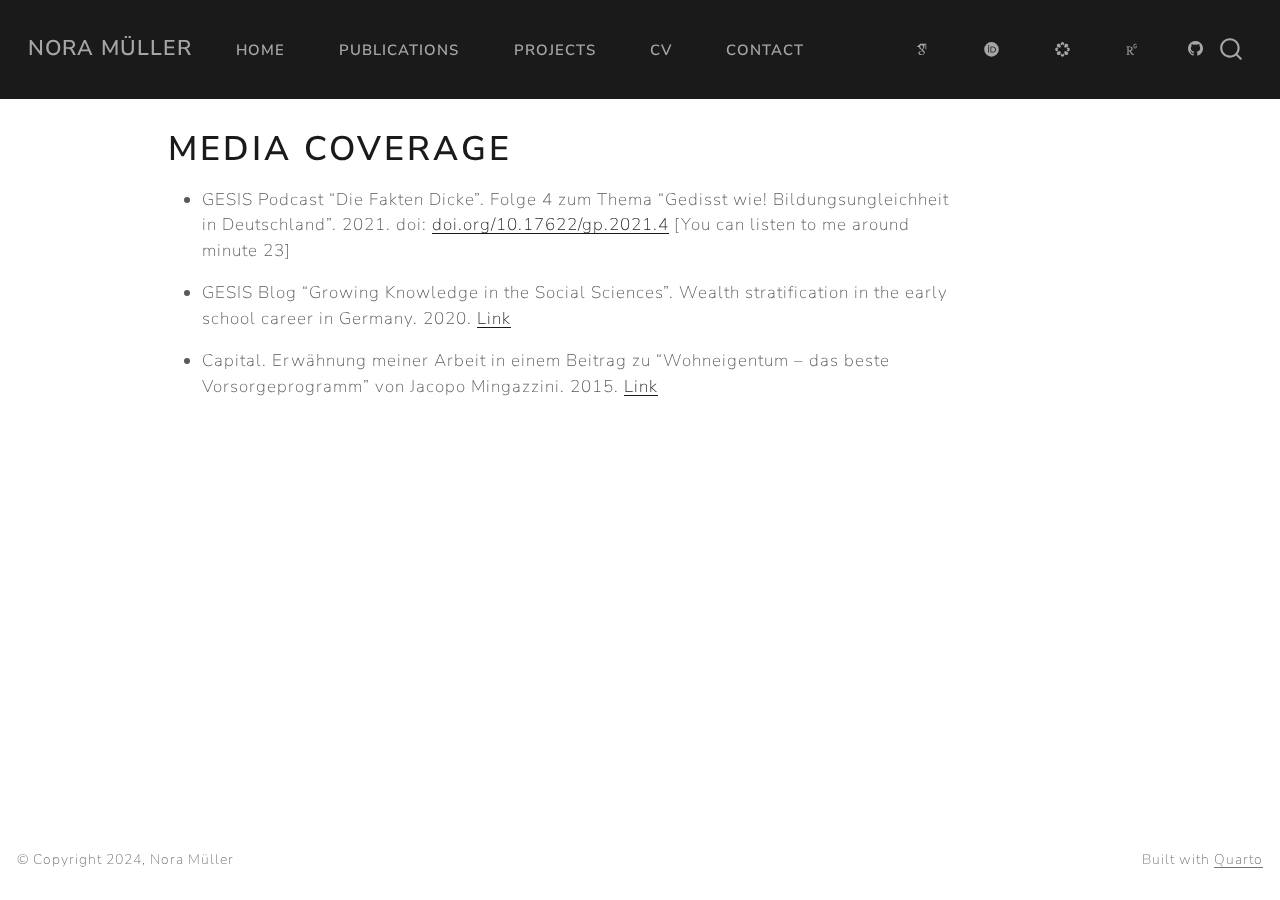
<file: docs/media.html>
<!DOCTYPE html>
<html xmlns="http://www.w3.org/1999/xhtml" lang="en" xml:lang="en"><head>

<meta charset="utf-8">
<meta name="generator" content="quarto-1.5.57">

<meta name="viewport" content="width=device-width, initial-scale=1.0, user-scalable=yes">


<title>Media Coverage – NORA MÜLLER</title>
<style>
code{white-space: pre-wrap;}
span.smallcaps{font-variant: small-caps;}
div.columns{display: flex; gap: min(4vw, 1.5em);}
div.column{flex: auto; overflow-x: auto;}
div.hanging-indent{margin-left: 1.5em; text-indent: -1.5em;}
ul.task-list{list-style: none;}
ul.task-list li input[type="checkbox"] {
  width: 0.8em;
  margin: 0 0.8em 0.2em -1em; /* quarto-specific, see https://github.com/quarto-dev/quarto-cli/issues/4556 */ 
  vertical-align: middle;
}
</style>


<script src="site_libs/quarto-nav/quarto-nav.js"></script>
<script src="site_libs/quarto-nav/headroom.min.js"></script>
<script src="site_libs/clipboard/clipboard.min.js"></script>
<script src="site_libs/quarto-search/autocomplete.umd.js"></script>
<script src="site_libs/quarto-search/fuse.min.js"></script>
<script src="site_libs/quarto-search/quarto-search.js"></script>
<meta name="quarto:offset" content="./">
<script src="site_libs/quarto-html/quarto.js"></script>
<script src="site_libs/quarto-html/popper.min.js"></script>
<script src="site_libs/quarto-html/tippy.umd.min.js"></script>
<script src="site_libs/quarto-html/anchor.min.js"></script>
<link href="site_libs/quarto-html/tippy.css" rel="stylesheet">
<link href="site_libs/quarto-html/quarto-syntax-highlighting.css" rel="stylesheet" id="quarto-text-highlighting-styles">
<script src="site_libs/bootstrap/bootstrap.min.js"></script>
<link href="site_libs/bootstrap/bootstrap-icons.css" rel="stylesheet">
<link href="site_libs/bootstrap/bootstrap.min.css" rel="stylesheet" id="quarto-bootstrap" data-mode="light">
<link href="site_libs/quarto-contrib/academicons-1.9.2/all.css" rel="stylesheet">
<link href="site_libs/quarto-contrib/academicons-1.9.2/size.css" rel="stylesheet">
<script id="quarto-search-options" type="application/json">{
  "location": "navbar",
  "copy-button": false,
  "collapse-after": 3,
  "panel-placement": "end",
  "type": "overlay",
  "limit": 50,
  "keyboard-shortcut": [
    "f",
    "/",
    "s"
  ],
  "show-item-context": false,
  "language": {
    "search-no-results-text": "No results",
    "search-matching-documents-text": "matching documents",
    "search-copy-link-title": "Copy link to search",
    "search-hide-matches-text": "Hide additional matches",
    "search-more-match-text": "more match in this document",
    "search-more-matches-text": "more matches in this document",
    "search-clear-button-title": "Clear",
    "search-text-placeholder": "",
    "search-detached-cancel-button-title": "Cancel",
    "search-submit-button-title": "Submit",
    "search-label": "Search"
  }
}</script>


</head>

<body class="nav-fixed">

<div id="quarto-search-results"></div>
  <header id="quarto-header" class="headroom fixed-top">
    <nav class="navbar navbar-expand-lg " data-bs-theme="dark">
      <div class="navbar-container container-fluid">
      <div class="navbar-brand-container mx-auto">
    <a class="navbar-brand" href="./index.html">
    <span class="navbar-title">NORA MÜLLER</span>
    </a>
  </div>
            <div id="quarto-search" class="" title="Search"></div>
          <button class="navbar-toggler" type="button" data-bs-toggle="collapse" data-bs-target="#navbarCollapse" aria-controls="navbarCollapse" role="menu" aria-expanded="false" aria-label="Toggle navigation" onclick="if (window.quartoToggleHeadroom) { window.quartoToggleHeadroom(); }">
  <span class="navbar-toggler-icon"></span>
</button>
          <div class="collapse navbar-collapse" id="navbarCollapse">
            <ul class="navbar-nav navbar-nav-scroll me-auto">
  <li class="nav-item">
    <a class="nav-link" href="./index.html"> 
<span class="menu-text">Home</span></a>
  </li>  
  <li class="nav-item">
    <a class="nav-link" href="./publications.html"> 
<span class="menu-text">Publications</span></a>
  </li>  
  <li class="nav-item">
    <a class="nav-link" href="./projects.html"> 
<span class="menu-text">Projects</span></a>
  </li>  
  <li class="nav-item">
    <a class="nav-link" href="./cv.html"> 
<span class="menu-text">CV</span></a>
  </li>  
  <li class="nav-item">
    <a class="nav-link" href="./contact.html"> 
<span class="menu-text">Contact</span></a>
  </li>  
</ul>
            <ul class="navbar-nav navbar-nav-scroll ms-auto">
  <li class="nav-item">
    <a class="nav-link" href="https://scholar.google.de/citations?user=4aBRE7gAAAAJ&amp;hl=de"> 
<span class="menu-text"><i class="ai  ai-google-scholar"></i></span></a>
  </li>  
  <li class="nav-item">
    <a class="nav-link" href="https://orcid.org/0000-0002-0756-0188"> 
<span class="menu-text"><i class="ai  ai-orcid"></i></span></a>
  </li>  
  <li class="nav-item">
    <a class="nav-link" href="https://osf.io/jk48r/"> 
<span class="menu-text"><i class="ai  ai-osf"></i></span></a>
  </li>  
  <li class="nav-item">
    <a class="nav-link" href="https://www.researchgate.net/profile/Nora-Mueller-3"> 
<span class="menu-text"><i class="ai  ai-researchgate"></i></span></a>
  </li>  
</ul>
          </div> <!-- /navcollapse -->
            <div class="quarto-navbar-tools">
    <a href="https://github.com/nrmllr" title="" class="quarto-navigation-tool px-1" aria-label=""><i class="bi bi-github"></i></a>
</div>
      </div> <!-- /container-fluid -->
    </nav>
</header>
<!-- content -->
<div id="quarto-content" class="quarto-container page-columns page-rows-contents page-layout-article page-navbar">
<!-- sidebar -->
<!-- margin-sidebar -->
    <div id="quarto-margin-sidebar" class="sidebar margin-sidebar zindex-bottom">
        
    </div>
<!-- main -->
<main class="content" id="quarto-document-content">

<header id="title-block-header" class="quarto-title-block default">
<div class="quarto-title">
<h1 class="title">Media Coverage</h1>
</div>



<div class="quarto-title-meta">

    
  
    
  </div>
  


</header>


<ul>
<li><p>GESIS Podcast “Die Fakten Dicke”. Folge 4 zum Thema “Gedisst wie! Bildungsungleichheit in Deutschland”. 2021. doi: <a href="https://doi.org/10.17622/gp.2021.4">doi.org/10.17622/gp.2021.4</a> [You can listen to me around minute 23]</p></li>
<li><p>GESIS Blog “Growing Knowledge in the Social Sciences”. Wealth stratification in the early school career in Germany. 2020. <a href="https://blog.gesis.org/wealth-stratification-in-the-early-school-career-in-germany/">Link</a></p></li>
<li><p>Capital. Erwähnung meiner Arbeit in einem Beitrag zu “Wohneigentum – das beste Vorsorgeprogramm” von Jacopo Mingazzini. 2015. <a href="https://www.capital.de/immobilien/wohneigentum-das-beste-vorsorgeprogramm">Link</a></p></li>
</ul>



</main> <!-- /main -->
<script id="quarto-html-after-body" type="application/javascript">
window.document.addEventListener("DOMContentLoaded", function (event) {
  const toggleBodyColorMode = (bsSheetEl) => {
    const mode = bsSheetEl.getAttribute("data-mode");
    const bodyEl = window.document.querySelector("body");
    if (mode === "dark") {
      bodyEl.classList.add("quarto-dark");
      bodyEl.classList.remove("quarto-light");
    } else {
      bodyEl.classList.add("quarto-light");
      bodyEl.classList.remove("quarto-dark");
    }
  }
  const toggleBodyColorPrimary = () => {
    const bsSheetEl = window.document.querySelector("link#quarto-bootstrap");
    if (bsSheetEl) {
      toggleBodyColorMode(bsSheetEl);
    }
  }
  toggleBodyColorPrimary();  
  const icon = "";
  const anchorJS = new window.AnchorJS();
  anchorJS.options = {
    placement: 'right',
    icon: icon
  };
  anchorJS.add('.anchored');
  const isCodeAnnotation = (el) => {
    for (const clz of el.classList) {
      if (clz.startsWith('code-annotation-')) {                     
        return true;
      }
    }
    return false;
  }
  const onCopySuccess = function(e) {
    // button target
    const button = e.trigger;
    // don't keep focus
    button.blur();
    // flash "checked"
    button.classList.add('code-copy-button-checked');
    var currentTitle = button.getAttribute("title");
    button.setAttribute("title", "Copied!");
    let tooltip;
    if (window.bootstrap) {
      button.setAttribute("data-bs-toggle", "tooltip");
      button.setAttribute("data-bs-placement", "left");
      button.setAttribute("data-bs-title", "Copied!");
      tooltip = new bootstrap.Tooltip(button, 
        { trigger: "manual", 
          customClass: "code-copy-button-tooltip",
          offset: [0, -8]});
      tooltip.show();    
    }
    setTimeout(function() {
      if (tooltip) {
        tooltip.hide();
        button.removeAttribute("data-bs-title");
        button.removeAttribute("data-bs-toggle");
        button.removeAttribute("data-bs-placement");
      }
      button.setAttribute("title", currentTitle);
      button.classList.remove('code-copy-button-checked');
    }, 1000);
    // clear code selection
    e.clearSelection();
  }
  const getTextToCopy = function(trigger) {
      const codeEl = trigger.previousElementSibling.cloneNode(true);
      for (const childEl of codeEl.children) {
        if (isCodeAnnotation(childEl)) {
          childEl.remove();
        }
      }
      return codeEl.innerText;
  }
  const clipboard = new window.ClipboardJS('.code-copy-button:not([data-in-quarto-modal])', {
    text: getTextToCopy
  });
  clipboard.on('success', onCopySuccess);
  if (window.document.getElementById('quarto-embedded-source-code-modal')) {
    // For code content inside modals, clipBoardJS needs to be initialized with a container option
    // TODO: Check when it could be a function (https://github.com/zenorocha/clipboard.js/issues/860)
    const clipboardModal = new window.ClipboardJS('.code-copy-button[data-in-quarto-modal]', {
      text: getTextToCopy,
      container: window.document.getElementById('quarto-embedded-source-code-modal')
    });
    clipboardModal.on('success', onCopySuccess);
  }
    var localhostRegex = new RegExp(/^(?:http|https):\/\/localhost\:?[0-9]*\//);
    var mailtoRegex = new RegExp(/^mailto:/);
      var filterRegex = new RegExp('/' + window.location.host + '/');
    var isInternal = (href) => {
        return filterRegex.test(href) || localhostRegex.test(href) || mailtoRegex.test(href);
    }
    // Inspect non-navigation links and adorn them if external
 	var links = window.document.querySelectorAll('a[href]:not(.nav-link):not(.navbar-brand):not(.toc-action):not(.sidebar-link):not(.sidebar-item-toggle):not(.pagination-link):not(.no-external):not([aria-hidden]):not(.dropdown-item):not(.quarto-navigation-tool):not(.about-link)');
    for (var i=0; i<links.length; i++) {
      const link = links[i];
      if (!isInternal(link.href)) {
        // undo the damage that might have been done by quarto-nav.js in the case of
        // links that we want to consider external
        if (link.dataset.originalHref !== undefined) {
          link.href = link.dataset.originalHref;
        }
      }
    }
  function tippyHover(el, contentFn, onTriggerFn, onUntriggerFn) {
    const config = {
      allowHTML: true,
      maxWidth: 500,
      delay: 100,
      arrow: false,
      appendTo: function(el) {
          return el.parentElement;
      },
      interactive: true,
      interactiveBorder: 10,
      theme: 'quarto',
      placement: 'bottom-start',
    };
    if (contentFn) {
      config.content = contentFn;
    }
    if (onTriggerFn) {
      config.onTrigger = onTriggerFn;
    }
    if (onUntriggerFn) {
      config.onUntrigger = onUntriggerFn;
    }
    window.tippy(el, config); 
  }
  const noterefs = window.document.querySelectorAll('a[role="doc-noteref"]');
  for (var i=0; i<noterefs.length; i++) {
    const ref = noterefs[i];
    tippyHover(ref, function() {
      // use id or data attribute instead here
      let href = ref.getAttribute('data-footnote-href') || ref.getAttribute('href');
      try { href = new URL(href).hash; } catch {}
      const id = href.replace(/^#\/?/, "");
      const note = window.document.getElementById(id);
      if (note) {
        return note.innerHTML;
      } else {
        return "";
      }
    });
  }
  const xrefs = window.document.querySelectorAll('a.quarto-xref');
  const processXRef = (id, note) => {
    // Strip column container classes
    const stripColumnClz = (el) => {
      el.classList.remove("page-full", "page-columns");
      if (el.children) {
        for (const child of el.children) {
          stripColumnClz(child);
        }
      }
    }
    stripColumnClz(note)
    if (id === null || id.startsWith('sec-')) {
      // Special case sections, only their first couple elements
      const container = document.createElement("div");
      if (note.children && note.children.length > 2) {
        container.appendChild(note.children[0].cloneNode(true));
        for (let i = 1; i < note.children.length; i++) {
          const child = note.children[i];
          if (child.tagName === "P" && child.innerText === "") {
            continue;
          } else {
            container.appendChild(child.cloneNode(true));
            break;
          }
        }
        if (window.Quarto?.typesetMath) {
          window.Quarto.typesetMath(container);
        }
        return container.innerHTML
      } else {
        if (window.Quarto?.typesetMath) {
          window.Quarto.typesetMath(note);
        }
        return note.innerHTML;
      }
    } else {
      // Remove any anchor links if they are present
      const anchorLink = note.querySelector('a.anchorjs-link');
      if (anchorLink) {
        anchorLink.remove();
      }
      if (window.Quarto?.typesetMath) {
        window.Quarto.typesetMath(note);
      }
      // TODO in 1.5, we should make sure this works without a callout special case
      if (note.classList.contains("callout")) {
        return note.outerHTML;
      } else {
        return note.innerHTML;
      }
    }
  }
  for (var i=0; i<xrefs.length; i++) {
    const xref = xrefs[i];
    tippyHover(xref, undefined, function(instance) {
      instance.disable();
      let url = xref.getAttribute('href');
      let hash = undefined; 
      if (url.startsWith('#')) {
        hash = url;
      } else {
        try { hash = new URL(url).hash; } catch {}
      }
      if (hash) {
        const id = hash.replace(/^#\/?/, "");
        const note = window.document.getElementById(id);
        if (note !== null) {
          try {
            const html = processXRef(id, note.cloneNode(true));
            instance.setContent(html);
          } finally {
            instance.enable();
            instance.show();
          }
        } else {
          // See if we can fetch this
          fetch(url.split('#')[0])
          .then(res => res.text())
          .then(html => {
            const parser = new DOMParser();
            const htmlDoc = parser.parseFromString(html, "text/html");
            const note = htmlDoc.getElementById(id);
            if (note !== null) {
              const html = processXRef(id, note);
              instance.setContent(html);
            } 
          }).finally(() => {
            instance.enable();
            instance.show();
          });
        }
      } else {
        // See if we can fetch a full url (with no hash to target)
        // This is a special case and we should probably do some content thinning / targeting
        fetch(url)
        .then(res => res.text())
        .then(html => {
          const parser = new DOMParser();
          const htmlDoc = parser.parseFromString(html, "text/html");
          const note = htmlDoc.querySelector('main.content');
          if (note !== null) {
            // This should only happen for chapter cross references
            // (since there is no id in the URL)
            // remove the first header
            if (note.children.length > 0 && note.children[0].tagName === "HEADER") {
              note.children[0].remove();
            }
            const html = processXRef(null, note);
            instance.setContent(html);
          } 
        }).finally(() => {
          instance.enable();
          instance.show();
        });
      }
    }, function(instance) {
    });
  }
      let selectedAnnoteEl;
      const selectorForAnnotation = ( cell, annotation) => {
        let cellAttr = 'data-code-cell="' + cell + '"';
        let lineAttr = 'data-code-annotation="' +  annotation + '"';
        const selector = 'span[' + cellAttr + '][' + lineAttr + ']';
        return selector;
      }
      const selectCodeLines = (annoteEl) => {
        const doc = window.document;
        const targetCell = annoteEl.getAttribute("data-target-cell");
        const targetAnnotation = annoteEl.getAttribute("data-target-annotation");
        const annoteSpan = window.document.querySelector(selectorForAnnotation(targetCell, targetAnnotation));
        const lines = annoteSpan.getAttribute("data-code-lines").split(",");
        const lineIds = lines.map((line) => {
          return targetCell + "-" + line;
        })
        let top = null;
        let height = null;
        let parent = null;
        if (lineIds.length > 0) {
            //compute the position of the single el (top and bottom and make a div)
            const el = window.document.getElementById(lineIds[0]);
            top = el.offsetTop;
            height = el.offsetHeight;
            parent = el.parentElement.parentElement;
          if (lineIds.length > 1) {
            const lastEl = window.document.getElementById(lineIds[lineIds.length - 1]);
            const bottom = lastEl.offsetTop + lastEl.offsetHeight;
            height = bottom - top;
          }
          if (top !== null && height !== null && parent !== null) {
            // cook up a div (if necessary) and position it 
            let div = window.document.getElementById("code-annotation-line-highlight");
            if (div === null) {
              div = window.document.createElement("div");
              div.setAttribute("id", "code-annotation-line-highlight");
              div.style.position = 'absolute';
              parent.appendChild(div);
            }
            div.style.top = top - 2 + "px";
            div.style.height = height + 4 + "px";
            div.style.left = 0;
            let gutterDiv = window.document.getElementById("code-annotation-line-highlight-gutter");
            if (gutterDiv === null) {
              gutterDiv = window.document.createElement("div");
              gutterDiv.setAttribute("id", "code-annotation-line-highlight-gutter");
              gutterDiv.style.position = 'absolute';
              const codeCell = window.document.getElementById(targetCell);
              const gutter = codeCell.querySelector('.code-annotation-gutter');
              gutter.appendChild(gutterDiv);
            }
            gutterDiv.style.top = top - 2 + "px";
            gutterDiv.style.height = height + 4 + "px";
          }
          selectedAnnoteEl = annoteEl;
        }
      };
      const unselectCodeLines = () => {
        const elementsIds = ["code-annotation-line-highlight", "code-annotation-line-highlight-gutter"];
        elementsIds.forEach((elId) => {
          const div = window.document.getElementById(elId);
          if (div) {
            div.remove();
          }
        });
        selectedAnnoteEl = undefined;
      };
        // Handle positioning of the toggle
    window.addEventListener(
      "resize",
      throttle(() => {
        elRect = undefined;
        if (selectedAnnoteEl) {
          selectCodeLines(selectedAnnoteEl);
        }
      }, 10)
    );
    function throttle(fn, ms) {
    let throttle = false;
    let timer;
      return (...args) => {
        if(!throttle) { // first call gets through
            fn.apply(this, args);
            throttle = true;
        } else { // all the others get throttled
            if(timer) clearTimeout(timer); // cancel #2
            timer = setTimeout(() => {
              fn.apply(this, args);
              timer = throttle = false;
            }, ms);
        }
      };
    }
      // Attach click handler to the DT
      const annoteDls = window.document.querySelectorAll('dt[data-target-cell]');
      for (const annoteDlNode of annoteDls) {
        annoteDlNode.addEventListener('click', (event) => {
          const clickedEl = event.target;
          if (clickedEl !== selectedAnnoteEl) {
            unselectCodeLines();
            const activeEl = window.document.querySelector('dt[data-target-cell].code-annotation-active');
            if (activeEl) {
              activeEl.classList.remove('code-annotation-active');
            }
            selectCodeLines(clickedEl);
            clickedEl.classList.add('code-annotation-active');
          } else {
            // Unselect the line
            unselectCodeLines();
            clickedEl.classList.remove('code-annotation-active');
          }
        });
      }
  const findCites = (el) => {
    const parentEl = el.parentElement;
    if (parentEl) {
      const cites = parentEl.dataset.cites;
      if (cites) {
        return {
          el,
          cites: cites.split(' ')
        };
      } else {
        return findCites(el.parentElement)
      }
    } else {
      return undefined;
    }
  };
  var bibliorefs = window.document.querySelectorAll('a[role="doc-biblioref"]');
  for (var i=0; i<bibliorefs.length; i++) {
    const ref = bibliorefs[i];
    const citeInfo = findCites(ref);
    if (citeInfo) {
      tippyHover(citeInfo.el, function() {
        var popup = window.document.createElement('div');
        citeInfo.cites.forEach(function(cite) {
          var citeDiv = window.document.createElement('div');
          citeDiv.classList.add('hanging-indent');
          citeDiv.classList.add('csl-entry');
          var biblioDiv = window.document.getElementById('ref-' + cite);
          if (biblioDiv) {
            citeDiv.innerHTML = biblioDiv.innerHTML;
          }
          popup.appendChild(citeDiv);
        });
        return popup.innerHTML;
      });
    }
  }
});
</script>
</div> <!-- /content -->
<footer class="footer">
  <div class="nav-footer">
    <div class="nav-footer-left">
<p>© Copyright 2024, Nora Müller</p>
</div>   
    <div class="nav-footer-center">
      &nbsp;
    </div>
    <div class="nav-footer-right">
<p>Built with <a href="https://quarto.org/">Quarto</a></p>
</div>
  </div>
</footer>




</body></html>
</file>
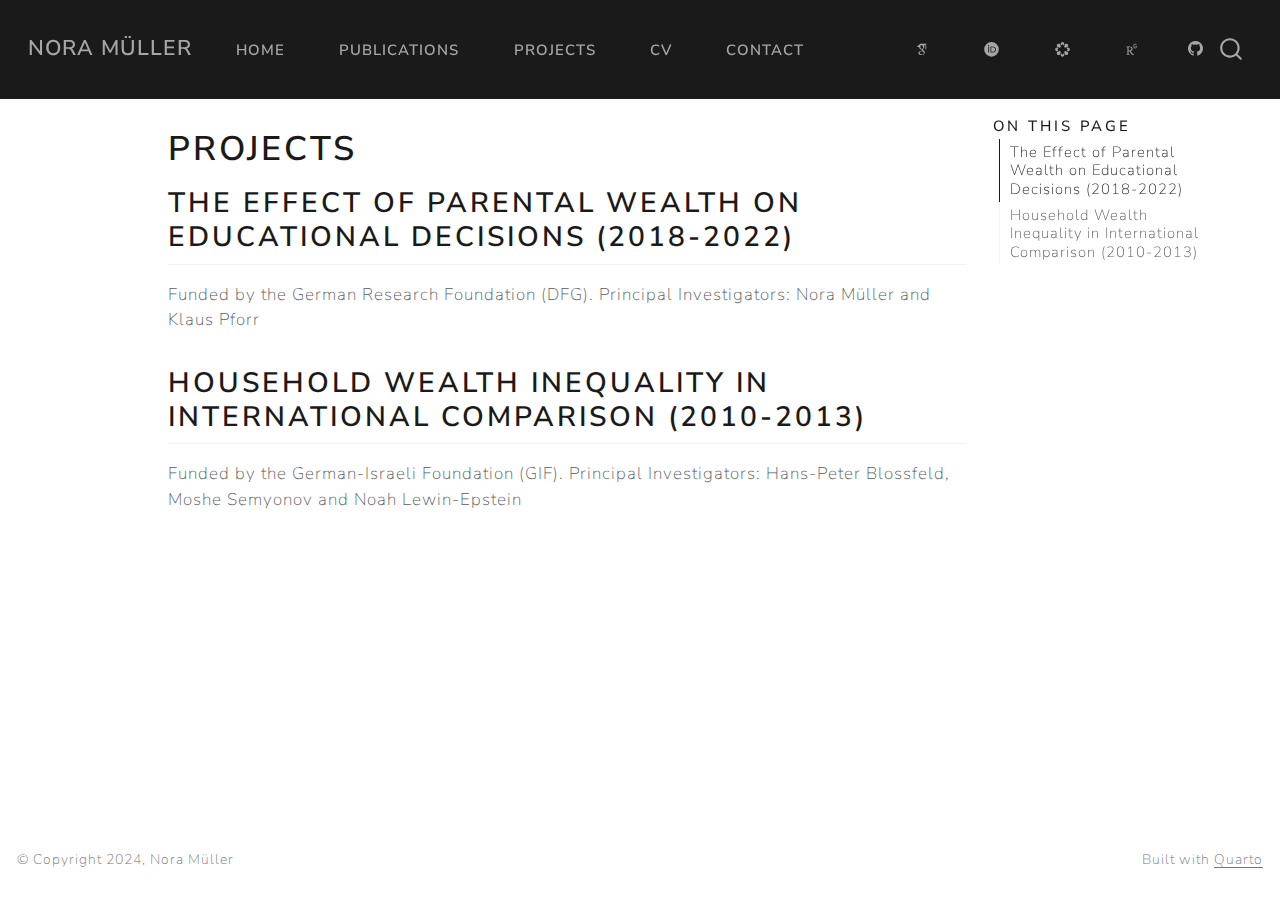
<file: docs/projects.html>
<!DOCTYPE html>
<html xmlns="http://www.w3.org/1999/xhtml" lang="en" xml:lang="en"><head>

<meta charset="utf-8">
<meta name="generator" content="quarto-1.5.57">

<meta name="viewport" content="width=device-width, initial-scale=1.0, user-scalable=yes">


<title>Projects – NORA MÜLLER</title>
<style>
code{white-space: pre-wrap;}
span.smallcaps{font-variant: small-caps;}
div.columns{display: flex; gap: min(4vw, 1.5em);}
div.column{flex: auto; overflow-x: auto;}
div.hanging-indent{margin-left: 1.5em; text-indent: -1.5em;}
ul.task-list{list-style: none;}
ul.task-list li input[type="checkbox"] {
  width: 0.8em;
  margin: 0 0.8em 0.2em -1em; /* quarto-specific, see https://github.com/quarto-dev/quarto-cli/issues/4556 */ 
  vertical-align: middle;
}
</style>


<script src="site_libs/quarto-nav/quarto-nav.js"></script>
<script src="site_libs/quarto-nav/headroom.min.js"></script>
<script src="site_libs/clipboard/clipboard.min.js"></script>
<script src="site_libs/quarto-search/autocomplete.umd.js"></script>
<script src="site_libs/quarto-search/fuse.min.js"></script>
<script src="site_libs/quarto-search/quarto-search.js"></script>
<meta name="quarto:offset" content="./">
<script src="site_libs/quarto-html/quarto.js"></script>
<script src="site_libs/quarto-html/popper.min.js"></script>
<script src="site_libs/quarto-html/tippy.umd.min.js"></script>
<script src="site_libs/quarto-html/anchor.min.js"></script>
<link href="site_libs/quarto-html/tippy.css" rel="stylesheet">
<link href="site_libs/quarto-html/quarto-syntax-highlighting.css" rel="stylesheet" id="quarto-text-highlighting-styles">
<script src="site_libs/bootstrap/bootstrap.min.js"></script>
<link href="site_libs/bootstrap/bootstrap-icons.css" rel="stylesheet">
<link href="site_libs/bootstrap/bootstrap.min.css" rel="stylesheet" id="quarto-bootstrap" data-mode="light">
<link href="site_libs/quarto-contrib/academicons-1.9.2/all.css" rel="stylesheet">
<link href="site_libs/quarto-contrib/academicons-1.9.2/size.css" rel="stylesheet">
<script id="quarto-search-options" type="application/json">{
  "location": "navbar",
  "copy-button": false,
  "collapse-after": 3,
  "panel-placement": "end",
  "type": "overlay",
  "limit": 50,
  "keyboard-shortcut": [
    "f",
    "/",
    "s"
  ],
  "show-item-context": false,
  "language": {
    "search-no-results-text": "No results",
    "search-matching-documents-text": "matching documents",
    "search-copy-link-title": "Copy link to search",
    "search-hide-matches-text": "Hide additional matches",
    "search-more-match-text": "more match in this document",
    "search-more-matches-text": "more matches in this document",
    "search-clear-button-title": "Clear",
    "search-text-placeholder": "",
    "search-detached-cancel-button-title": "Cancel",
    "search-submit-button-title": "Submit",
    "search-label": "Search"
  }
}</script>


</head>

<body class="nav-fixed">

<div id="quarto-search-results"></div>
  <header id="quarto-header" class="headroom fixed-top">
    <nav class="navbar navbar-expand-lg " data-bs-theme="dark">
      <div class="navbar-container container-fluid">
      <div class="navbar-brand-container mx-auto">
    <a class="navbar-brand" href="./index.html">
    <span class="navbar-title">NORA MÜLLER</span>
    </a>
  </div>
            <div id="quarto-search" class="" title="Search"></div>
          <button class="navbar-toggler" type="button" data-bs-toggle="collapse" data-bs-target="#navbarCollapse" aria-controls="navbarCollapse" role="menu" aria-expanded="false" aria-label="Toggle navigation" onclick="if (window.quartoToggleHeadroom) { window.quartoToggleHeadroom(); }">
  <span class="navbar-toggler-icon"></span>
</button>
          <div class="collapse navbar-collapse" id="navbarCollapse">
            <ul class="navbar-nav navbar-nav-scroll me-auto">
  <li class="nav-item">
    <a class="nav-link" href="./index.html"> 
<span class="menu-text">Home</span></a>
  </li>  
  <li class="nav-item">
    <a class="nav-link" href="./publications.html"> 
<span class="menu-text">Publications</span></a>
  </li>  
  <li class="nav-item">
    <a class="nav-link active" href="./projects.html" aria-current="page"> 
<span class="menu-text">Projects</span></a>
  </li>  
  <li class="nav-item">
    <a class="nav-link" href="./cv.html"> 
<span class="menu-text">CV</span></a>
  </li>  
  <li class="nav-item">
    <a class="nav-link" href="./contact.html"> 
<span class="menu-text">Contact</span></a>
  </li>  
</ul>
            <ul class="navbar-nav navbar-nav-scroll ms-auto">
  <li class="nav-item">
    <a class="nav-link" href="https://scholar.google.de/citations?user=4aBRE7gAAAAJ&amp;hl=de"> 
<span class="menu-text"><i class="ai  ai-google-scholar"></i></span></a>
  </li>  
  <li class="nav-item">
    <a class="nav-link" href="https://orcid.org/0000-0002-0756-0188"> 
<span class="menu-text"><i class="ai  ai-orcid"></i></span></a>
  </li>  
  <li class="nav-item">
    <a class="nav-link" href="https://osf.io/jk48r/"> 
<span class="menu-text"><i class="ai  ai-osf"></i></span></a>
  </li>  
  <li class="nav-item">
    <a class="nav-link" href="https://www.researchgate.net/profile/Nora-Mueller-3"> 
<span class="menu-text"><i class="ai  ai-researchgate"></i></span></a>
  </li>  
</ul>
          </div> <!-- /navcollapse -->
            <div class="quarto-navbar-tools">
    <a href="https://github.com/nrmllr" title="" class="quarto-navigation-tool px-1" aria-label=""><i class="bi bi-github"></i></a>
</div>
      </div> <!-- /container-fluid -->
    </nav>
</header>
<!-- content -->
<div id="quarto-content" class="quarto-container page-columns page-rows-contents page-layout-article page-navbar">
<!-- sidebar -->
<!-- margin-sidebar -->
    <div id="quarto-margin-sidebar" class="sidebar margin-sidebar">
        <nav id="TOC" role="doc-toc" class="toc-active">
    <h2 id="toc-title">On this page</h2>
   
  <ul>
  <li><a href="#the-effect-of-parental-wealth-on-educational-decisions-2018-2022" id="toc-the-effect-of-parental-wealth-on-educational-decisions-2018-2022" class="nav-link active" data-scroll-target="#the-effect-of-parental-wealth-on-educational-decisions-2018-2022">The Effect of Parental Wealth on Educational Decisions (2018-2022)</a></li>
  <li><a href="#household-wealth-inequality-in-international-comparison-2010-2013" id="toc-household-wealth-inequality-in-international-comparison-2010-2013" class="nav-link" data-scroll-target="#household-wealth-inequality-in-international-comparison-2010-2013">Household Wealth Inequality in International Comparison (2010-2013)</a></li>
  </ul>
</nav>
    </div>
<!-- main -->
<main class="content" id="quarto-document-content">

<header id="title-block-header" class="quarto-title-block default">
<div class="quarto-title">
<h1 class="title">Projects</h1>
</div>



<div class="quarto-title-meta">

    
  
    
  </div>
  


</header>


<!-- ## The Contraception Project (since 2023)

In this project we analyse contraceptual behavior and contraceptual decisions from a sociological perspective. 
We argue that contraceptual responsibility – mostly carried out by women – should be understood as a form of unpaid labor, adding to other unpaid responsibilities like housework and childcare predominantly performed by women. 
Contraceptive behavior is therefore a highly relevant study object for social inequality research. 
Our project aims at establishing contraceptive responsibility as a dimension of social inequality and at showing how it is related to other dimension of social inequality.


[Project Website](https://projectcontraception.github.io/)
-->
<section id="the-effect-of-parental-wealth-on-educational-decisions-2018-2022" class="level2">
<h2 class="anchored" data-anchor-id="the-effect-of-parental-wealth-on-educational-decisions-2018-2022">The Effect of Parental Wealth on Educational Decisions (2018-2022)</h2>
<p>Funded by the German Research Foundation (DFG). Principal Investigators: Nora Müller and Klaus Pforr</p>
<!--For more information see [here](https://www.gesis.org/projekte/parentalwealth/home).-->
</section>
<section id="household-wealth-inequality-in-international-comparison-2010-2013" class="level2">
<h2 class="anchored" data-anchor-id="household-wealth-inequality-in-international-comparison-2010-2013">Household Wealth Inequality in International Comparison (2010-2013)</h2>
<p>Funded by the German-Israeli Foundation (GIF). Principal Investigators: Hans-Peter Blossfeld, Moshe Semyonov and Noah Lewin-Epstein</p>
<!--For more information see [here](https://www.researchgate.net/project/Household-Wealth-Inequality-in-International-Comparison).-->


</section>

</main> <!-- /main -->
<script id="quarto-html-after-body" type="application/javascript">
window.document.addEventListener("DOMContentLoaded", function (event) {
  const toggleBodyColorMode = (bsSheetEl) => {
    const mode = bsSheetEl.getAttribute("data-mode");
    const bodyEl = window.document.querySelector("body");
    if (mode === "dark") {
      bodyEl.classList.add("quarto-dark");
      bodyEl.classList.remove("quarto-light");
    } else {
      bodyEl.classList.add("quarto-light");
      bodyEl.classList.remove("quarto-dark");
    }
  }
  const toggleBodyColorPrimary = () => {
    const bsSheetEl = window.document.querySelector("link#quarto-bootstrap");
    if (bsSheetEl) {
      toggleBodyColorMode(bsSheetEl);
    }
  }
  toggleBodyColorPrimary();  
  const icon = "";
  const anchorJS = new window.AnchorJS();
  anchorJS.options = {
    placement: 'right',
    icon: icon
  };
  anchorJS.add('.anchored');
  const isCodeAnnotation = (el) => {
    for (const clz of el.classList) {
      if (clz.startsWith('code-annotation-')) {                     
        return true;
      }
    }
    return false;
  }
  const onCopySuccess = function(e) {
    // button target
    const button = e.trigger;
    // don't keep focus
    button.blur();
    // flash "checked"
    button.classList.add('code-copy-button-checked');
    var currentTitle = button.getAttribute("title");
    button.setAttribute("title", "Copied!");
    let tooltip;
    if (window.bootstrap) {
      button.setAttribute("data-bs-toggle", "tooltip");
      button.setAttribute("data-bs-placement", "left");
      button.setAttribute("data-bs-title", "Copied!");
      tooltip = new bootstrap.Tooltip(button, 
        { trigger: "manual", 
          customClass: "code-copy-button-tooltip",
          offset: [0, -8]});
      tooltip.show();    
    }
    setTimeout(function() {
      if (tooltip) {
        tooltip.hide();
        button.removeAttribute("data-bs-title");
        button.removeAttribute("data-bs-toggle");
        button.removeAttribute("data-bs-placement");
      }
      button.setAttribute("title", currentTitle);
      button.classList.remove('code-copy-button-checked');
    }, 1000);
    // clear code selection
    e.clearSelection();
  }
  const getTextToCopy = function(trigger) {
      const codeEl = trigger.previousElementSibling.cloneNode(true);
      for (const childEl of codeEl.children) {
        if (isCodeAnnotation(childEl)) {
          childEl.remove();
        }
      }
      return codeEl.innerText;
  }
  const clipboard = new window.ClipboardJS('.code-copy-button:not([data-in-quarto-modal])', {
    text: getTextToCopy
  });
  clipboard.on('success', onCopySuccess);
  if (window.document.getElementById('quarto-embedded-source-code-modal')) {
    // For code content inside modals, clipBoardJS needs to be initialized with a container option
    // TODO: Check when it could be a function (https://github.com/zenorocha/clipboard.js/issues/860)
    const clipboardModal = new window.ClipboardJS('.code-copy-button[data-in-quarto-modal]', {
      text: getTextToCopy,
      container: window.document.getElementById('quarto-embedded-source-code-modal')
    });
    clipboardModal.on('success', onCopySuccess);
  }
    var localhostRegex = new RegExp(/^(?:http|https):\/\/localhost\:?[0-9]*\//);
    var mailtoRegex = new RegExp(/^mailto:/);
      var filterRegex = new RegExp('/' + window.location.host + '/');
    var isInternal = (href) => {
        return filterRegex.test(href) || localhostRegex.test(href) || mailtoRegex.test(href);
    }
    // Inspect non-navigation links and adorn them if external
 	var links = window.document.querySelectorAll('a[href]:not(.nav-link):not(.navbar-brand):not(.toc-action):not(.sidebar-link):not(.sidebar-item-toggle):not(.pagination-link):not(.no-external):not([aria-hidden]):not(.dropdown-item):not(.quarto-navigation-tool):not(.about-link)');
    for (var i=0; i<links.length; i++) {
      const link = links[i];
      if (!isInternal(link.href)) {
        // undo the damage that might have been done by quarto-nav.js in the case of
        // links that we want to consider external
        if (link.dataset.originalHref !== undefined) {
          link.href = link.dataset.originalHref;
        }
      }
    }
  function tippyHover(el, contentFn, onTriggerFn, onUntriggerFn) {
    const config = {
      allowHTML: true,
      maxWidth: 500,
      delay: 100,
      arrow: false,
      appendTo: function(el) {
          return el.parentElement;
      },
      interactive: true,
      interactiveBorder: 10,
      theme: 'quarto',
      placement: 'bottom-start',
    };
    if (contentFn) {
      config.content = contentFn;
    }
    if (onTriggerFn) {
      config.onTrigger = onTriggerFn;
    }
    if (onUntriggerFn) {
      config.onUntrigger = onUntriggerFn;
    }
    window.tippy(el, config); 
  }
  const noterefs = window.document.querySelectorAll('a[role="doc-noteref"]');
  for (var i=0; i<noterefs.length; i++) {
    const ref = noterefs[i];
    tippyHover(ref, function() {
      // use id or data attribute instead here
      let href = ref.getAttribute('data-footnote-href') || ref.getAttribute('href');
      try { href = new URL(href).hash; } catch {}
      const id = href.replace(/^#\/?/, "");
      const note = window.document.getElementById(id);
      if (note) {
        return note.innerHTML;
      } else {
        return "";
      }
    });
  }
  const xrefs = window.document.querySelectorAll('a.quarto-xref');
  const processXRef = (id, note) => {
    // Strip column container classes
    const stripColumnClz = (el) => {
      el.classList.remove("page-full", "page-columns");
      if (el.children) {
        for (const child of el.children) {
          stripColumnClz(child);
        }
      }
    }
    stripColumnClz(note)
    if (id === null || id.startsWith('sec-')) {
      // Special case sections, only their first couple elements
      const container = document.createElement("div");
      if (note.children && note.children.length > 2) {
        container.appendChild(note.children[0].cloneNode(true));
        for (let i = 1; i < note.children.length; i++) {
          const child = note.children[i];
          if (child.tagName === "P" && child.innerText === "") {
            continue;
          } else {
            container.appendChild(child.cloneNode(true));
            break;
          }
        }
        if (window.Quarto?.typesetMath) {
          window.Quarto.typesetMath(container);
        }
        return container.innerHTML
      } else {
        if (window.Quarto?.typesetMath) {
          window.Quarto.typesetMath(note);
        }
        return note.innerHTML;
      }
    } else {
      // Remove any anchor links if they are present
      const anchorLink = note.querySelector('a.anchorjs-link');
      if (anchorLink) {
        anchorLink.remove();
      }
      if (window.Quarto?.typesetMath) {
        window.Quarto.typesetMath(note);
      }
      // TODO in 1.5, we should make sure this works without a callout special case
      if (note.classList.contains("callout")) {
        return note.outerHTML;
      } else {
        return note.innerHTML;
      }
    }
  }
  for (var i=0; i<xrefs.length; i++) {
    const xref = xrefs[i];
    tippyHover(xref, undefined, function(instance) {
      instance.disable();
      let url = xref.getAttribute('href');
      let hash = undefined; 
      if (url.startsWith('#')) {
        hash = url;
      } else {
        try { hash = new URL(url).hash; } catch {}
      }
      if (hash) {
        const id = hash.replace(/^#\/?/, "");
        const note = window.document.getElementById(id);
        if (note !== null) {
          try {
            const html = processXRef(id, note.cloneNode(true));
            instance.setContent(html);
          } finally {
            instance.enable();
            instance.show();
          }
        } else {
          // See if we can fetch this
          fetch(url.split('#')[0])
          .then(res => res.text())
          .then(html => {
            const parser = new DOMParser();
            const htmlDoc = parser.parseFromString(html, "text/html");
            const note = htmlDoc.getElementById(id);
            if (note !== null) {
              const html = processXRef(id, note);
              instance.setContent(html);
            } 
          }).finally(() => {
            instance.enable();
            instance.show();
          });
        }
      } else {
        // See if we can fetch a full url (with no hash to target)
        // This is a special case and we should probably do some content thinning / targeting
        fetch(url)
        .then(res => res.text())
        .then(html => {
          const parser = new DOMParser();
          const htmlDoc = parser.parseFromString(html, "text/html");
          const note = htmlDoc.querySelector('main.content');
          if (note !== null) {
            // This should only happen for chapter cross references
            // (since there is no id in the URL)
            // remove the first header
            if (note.children.length > 0 && note.children[0].tagName === "HEADER") {
              note.children[0].remove();
            }
            const html = processXRef(null, note);
            instance.setContent(html);
          } 
        }).finally(() => {
          instance.enable();
          instance.show();
        });
      }
    }, function(instance) {
    });
  }
      let selectedAnnoteEl;
      const selectorForAnnotation = ( cell, annotation) => {
        let cellAttr = 'data-code-cell="' + cell + '"';
        let lineAttr = 'data-code-annotation="' +  annotation + '"';
        const selector = 'span[' + cellAttr + '][' + lineAttr + ']';
        return selector;
      }
      const selectCodeLines = (annoteEl) => {
        const doc = window.document;
        const targetCell = annoteEl.getAttribute("data-target-cell");
        const targetAnnotation = annoteEl.getAttribute("data-target-annotation");
        const annoteSpan = window.document.querySelector(selectorForAnnotation(targetCell, targetAnnotation));
        const lines = annoteSpan.getAttribute("data-code-lines").split(",");
        const lineIds = lines.map((line) => {
          return targetCell + "-" + line;
        })
        let top = null;
        let height = null;
        let parent = null;
        if (lineIds.length > 0) {
            //compute the position of the single el (top and bottom and make a div)
            const el = window.document.getElementById(lineIds[0]);
            top = el.offsetTop;
            height = el.offsetHeight;
            parent = el.parentElement.parentElement;
          if (lineIds.length > 1) {
            const lastEl = window.document.getElementById(lineIds[lineIds.length - 1]);
            const bottom = lastEl.offsetTop + lastEl.offsetHeight;
            height = bottom - top;
          }
          if (top !== null && height !== null && parent !== null) {
            // cook up a div (if necessary) and position it 
            let div = window.document.getElementById("code-annotation-line-highlight");
            if (div === null) {
              div = window.document.createElement("div");
              div.setAttribute("id", "code-annotation-line-highlight");
              div.style.position = 'absolute';
              parent.appendChild(div);
            }
            div.style.top = top - 2 + "px";
            div.style.height = height + 4 + "px";
            div.style.left = 0;
            let gutterDiv = window.document.getElementById("code-annotation-line-highlight-gutter");
            if (gutterDiv === null) {
              gutterDiv = window.document.createElement("div");
              gutterDiv.setAttribute("id", "code-annotation-line-highlight-gutter");
              gutterDiv.style.position = 'absolute';
              const codeCell = window.document.getElementById(targetCell);
              const gutter = codeCell.querySelector('.code-annotation-gutter');
              gutter.appendChild(gutterDiv);
            }
            gutterDiv.style.top = top - 2 + "px";
            gutterDiv.style.height = height + 4 + "px";
          }
          selectedAnnoteEl = annoteEl;
        }
      };
      const unselectCodeLines = () => {
        const elementsIds = ["code-annotation-line-highlight", "code-annotation-line-highlight-gutter"];
        elementsIds.forEach((elId) => {
          const div = window.document.getElementById(elId);
          if (div) {
            div.remove();
          }
        });
        selectedAnnoteEl = undefined;
      };
        // Handle positioning of the toggle
    window.addEventListener(
      "resize",
      throttle(() => {
        elRect = undefined;
        if (selectedAnnoteEl) {
          selectCodeLines(selectedAnnoteEl);
        }
      }, 10)
    );
    function throttle(fn, ms) {
    let throttle = false;
    let timer;
      return (...args) => {
        if(!throttle) { // first call gets through
            fn.apply(this, args);
            throttle = true;
        } else { // all the others get throttled
            if(timer) clearTimeout(timer); // cancel #2
            timer = setTimeout(() => {
              fn.apply(this, args);
              timer = throttle = false;
            }, ms);
        }
      };
    }
      // Attach click handler to the DT
      const annoteDls = window.document.querySelectorAll('dt[data-target-cell]');
      for (const annoteDlNode of annoteDls) {
        annoteDlNode.addEventListener('click', (event) => {
          const clickedEl = event.target;
          if (clickedEl !== selectedAnnoteEl) {
            unselectCodeLines();
            const activeEl = window.document.querySelector('dt[data-target-cell].code-annotation-active');
            if (activeEl) {
              activeEl.classList.remove('code-annotation-active');
            }
            selectCodeLines(clickedEl);
            clickedEl.classList.add('code-annotation-active');
          } else {
            // Unselect the line
            unselectCodeLines();
            clickedEl.classList.remove('code-annotation-active');
          }
        });
      }
  const findCites = (el) => {
    const parentEl = el.parentElement;
    if (parentEl) {
      const cites = parentEl.dataset.cites;
      if (cites) {
        return {
          el,
          cites: cites.split(' ')
        };
      } else {
        return findCites(el.parentElement)
      }
    } else {
      return undefined;
    }
  };
  var bibliorefs = window.document.querySelectorAll('a[role="doc-biblioref"]');
  for (var i=0; i<bibliorefs.length; i++) {
    const ref = bibliorefs[i];
    const citeInfo = findCites(ref);
    if (citeInfo) {
      tippyHover(citeInfo.el, function() {
        var popup = window.document.createElement('div');
        citeInfo.cites.forEach(function(cite) {
          var citeDiv = window.document.createElement('div');
          citeDiv.classList.add('hanging-indent');
          citeDiv.classList.add('csl-entry');
          var biblioDiv = window.document.getElementById('ref-' + cite);
          if (biblioDiv) {
            citeDiv.innerHTML = biblioDiv.innerHTML;
          }
          popup.appendChild(citeDiv);
        });
        return popup.innerHTML;
      });
    }
  }
});
</script>
</div> <!-- /content -->
<footer class="footer">
  <div class="nav-footer">
    <div class="nav-footer-left">
<p>© Copyright 2024, Nora Müller</p>
</div>   
    <div class="nav-footer-center">
      &nbsp;
    </div>
    <div class="nav-footer-right">
<p>Built with <a href="https://quarto.org/">Quarto</a></p>
</div>
  </div>
</footer>




</body></html>
</file>
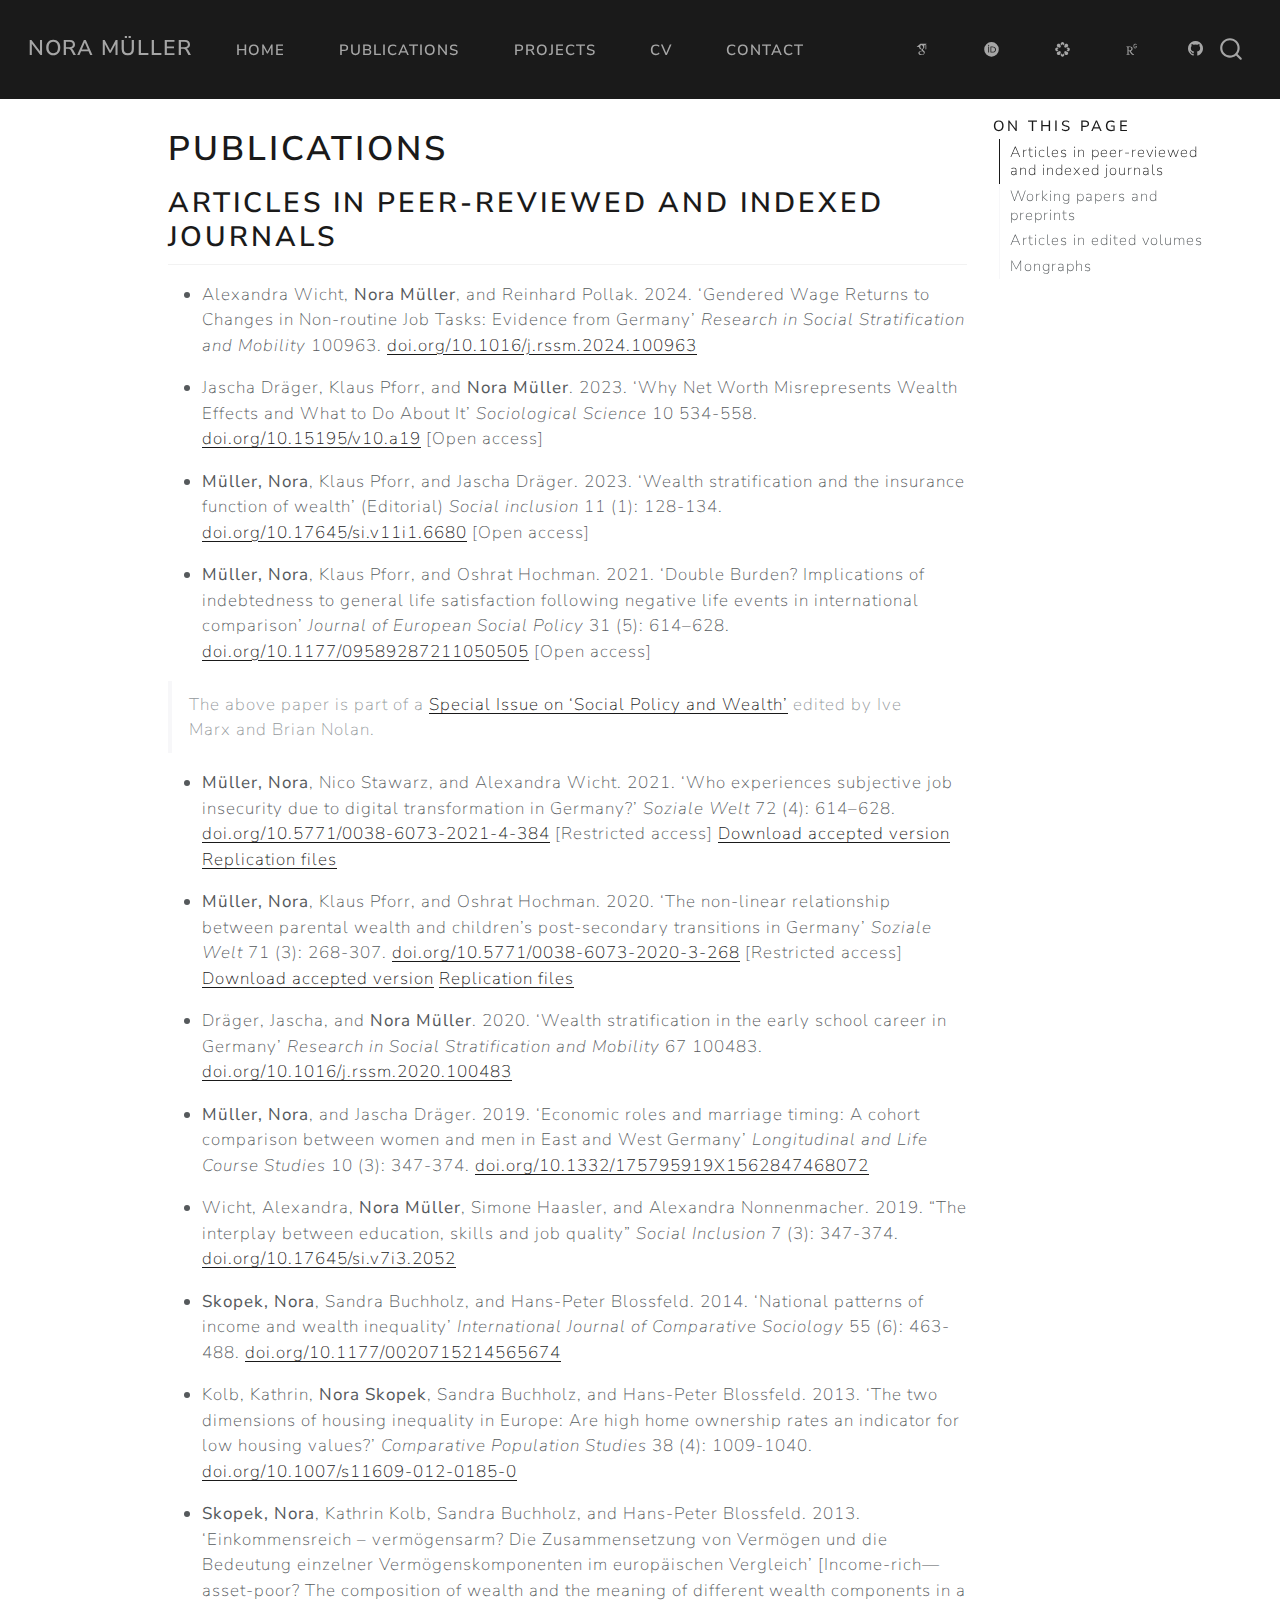
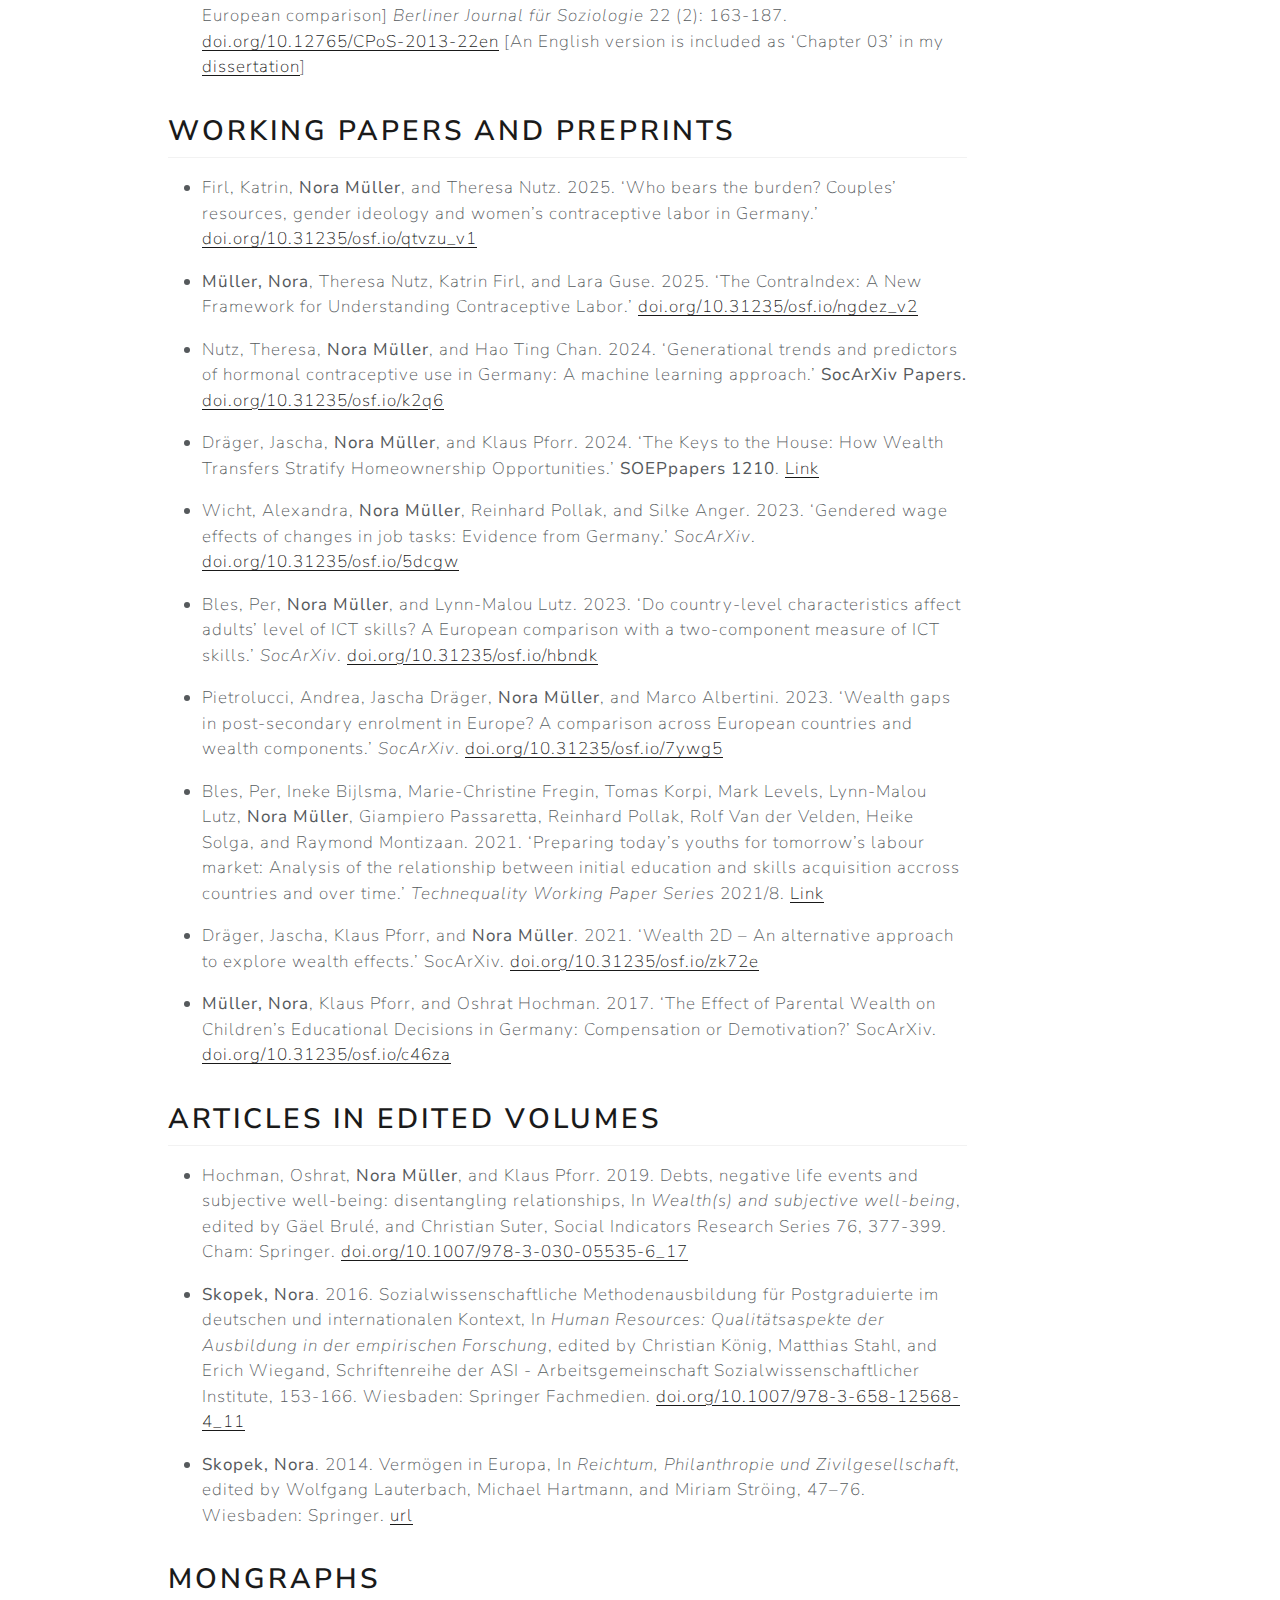
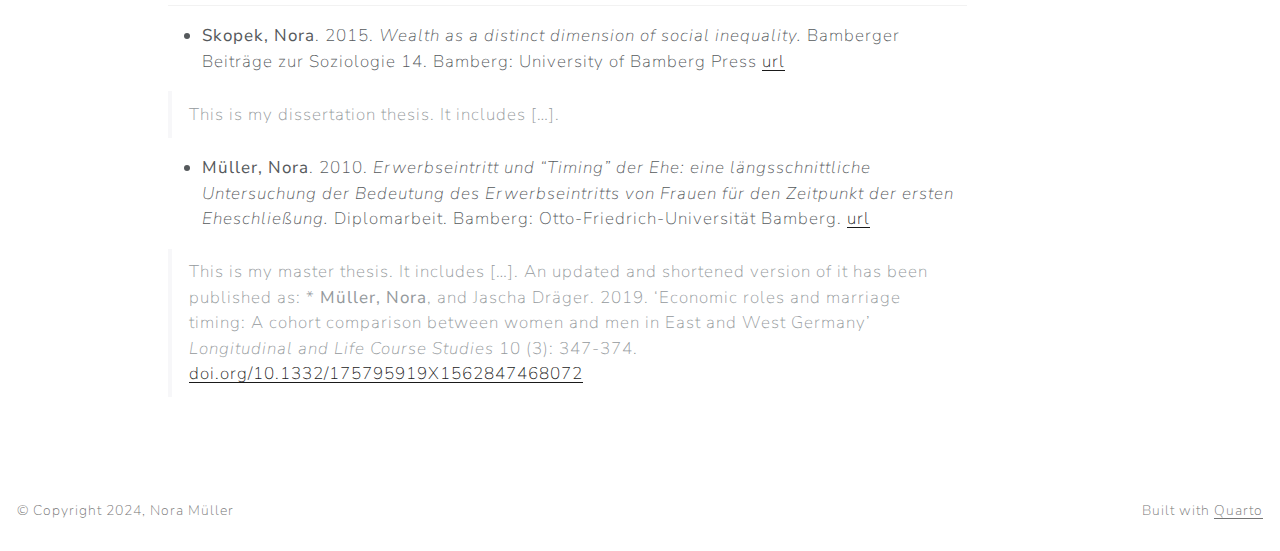
<file: docs/publications.html>
<!DOCTYPE html>
<html xmlns="http://www.w3.org/1999/xhtml" lang="en" xml:lang="en"><head>

<meta charset="utf-8">
<meta name="generator" content="quarto-1.5.57">

<meta name="viewport" content="width=device-width, initial-scale=1.0, user-scalable=yes">


<title>Publications – NORA MÜLLER</title>
<style>
code{white-space: pre-wrap;}
span.smallcaps{font-variant: small-caps;}
div.columns{display: flex; gap: min(4vw, 1.5em);}
div.column{flex: auto; overflow-x: auto;}
div.hanging-indent{margin-left: 1.5em; text-indent: -1.5em;}
ul.task-list{list-style: none;}
ul.task-list li input[type="checkbox"] {
  width: 0.8em;
  margin: 0 0.8em 0.2em -1em; /* quarto-specific, see https://github.com/quarto-dev/quarto-cli/issues/4556 */ 
  vertical-align: middle;
}
</style>


<script src="site_libs/quarto-nav/quarto-nav.js"></script>
<script src="site_libs/quarto-nav/headroom.min.js"></script>
<script src="site_libs/clipboard/clipboard.min.js"></script>
<script src="site_libs/quarto-search/autocomplete.umd.js"></script>
<script src="site_libs/quarto-search/fuse.min.js"></script>
<script src="site_libs/quarto-search/quarto-search.js"></script>
<meta name="quarto:offset" content="./">
<script src="site_libs/quarto-html/quarto.js"></script>
<script src="site_libs/quarto-html/popper.min.js"></script>
<script src="site_libs/quarto-html/tippy.umd.min.js"></script>
<script src="site_libs/quarto-html/anchor.min.js"></script>
<link href="site_libs/quarto-html/tippy.css" rel="stylesheet">
<link href="site_libs/quarto-html/quarto-syntax-highlighting.css" rel="stylesheet" id="quarto-text-highlighting-styles">
<script src="site_libs/bootstrap/bootstrap.min.js"></script>
<link href="site_libs/bootstrap/bootstrap-icons.css" rel="stylesheet">
<link href="site_libs/bootstrap/bootstrap.min.css" rel="stylesheet" id="quarto-bootstrap" data-mode="light">
<link href="site_libs/quarto-contrib/academicons-1.9.2/all.css" rel="stylesheet">
<link href="site_libs/quarto-contrib/academicons-1.9.2/size.css" rel="stylesheet">
<script id="quarto-search-options" type="application/json">{
  "location": "navbar",
  "copy-button": false,
  "collapse-after": 3,
  "panel-placement": "end",
  "type": "overlay",
  "limit": 50,
  "keyboard-shortcut": [
    "f",
    "/",
    "s"
  ],
  "show-item-context": false,
  "language": {
    "search-no-results-text": "No results",
    "search-matching-documents-text": "matching documents",
    "search-copy-link-title": "Copy link to search",
    "search-hide-matches-text": "Hide additional matches",
    "search-more-match-text": "more match in this document",
    "search-more-matches-text": "more matches in this document",
    "search-clear-button-title": "Clear",
    "search-text-placeholder": "",
    "search-detached-cancel-button-title": "Cancel",
    "search-submit-button-title": "Submit",
    "search-label": "Search"
  }
}</script>


</head>

<body class="nav-fixed">

<div id="quarto-search-results"></div>
  <header id="quarto-header" class="headroom fixed-top">
    <nav class="navbar navbar-expand-lg " data-bs-theme="dark">
      <div class="navbar-container container-fluid">
      <div class="navbar-brand-container mx-auto">
    <a class="navbar-brand" href="./index.html">
    <span class="navbar-title">NORA MÜLLER</span>
    </a>
  </div>
            <div id="quarto-search" class="" title="Search"></div>
          <button class="navbar-toggler" type="button" data-bs-toggle="collapse" data-bs-target="#navbarCollapse" aria-controls="navbarCollapse" role="menu" aria-expanded="false" aria-label="Toggle navigation" onclick="if (window.quartoToggleHeadroom) { window.quartoToggleHeadroom(); }">
  <span class="navbar-toggler-icon"></span>
</button>
          <div class="collapse navbar-collapse" id="navbarCollapse">
            <ul class="navbar-nav navbar-nav-scroll me-auto">
  <li class="nav-item">
    <a class="nav-link" href="./index.html"> 
<span class="menu-text">Home</span></a>
  </li>  
  <li class="nav-item">
    <a class="nav-link active" href="./publications.html" aria-current="page"> 
<span class="menu-text">Publications</span></a>
  </li>  
  <li class="nav-item">
    <a class="nav-link" href="./projects.html"> 
<span class="menu-text">Projects</span></a>
  </li>  
  <li class="nav-item">
    <a class="nav-link" href="./cv.html"> 
<span class="menu-text">CV</span></a>
  </li>  
  <li class="nav-item">
    <a class="nav-link" href="./contact.html"> 
<span class="menu-text">Contact</span></a>
  </li>  
</ul>
            <ul class="navbar-nav navbar-nav-scroll ms-auto">
  <li class="nav-item">
    <a class="nav-link" href="https://scholar.google.de/citations?user=4aBRE7gAAAAJ&amp;hl=de"> 
<span class="menu-text"><i class="ai  ai-google-scholar"></i></span></a>
  </li>  
  <li class="nav-item">
    <a class="nav-link" href="https://orcid.org/0000-0002-0756-0188"> 
<span class="menu-text"><i class="ai  ai-orcid"></i></span></a>
  </li>  
  <li class="nav-item">
    <a class="nav-link" href="https://osf.io/jk48r/"> 
<span class="menu-text"><i class="ai  ai-osf"></i></span></a>
  </li>  
  <li class="nav-item">
    <a class="nav-link" href="https://www.researchgate.net/profile/Nora-Mueller-3"> 
<span class="menu-text"><i class="ai  ai-researchgate"></i></span></a>
  </li>  
</ul>
          </div> <!-- /navcollapse -->
            <div class="quarto-navbar-tools">
    <a href="https://github.com/nrmllr" title="" class="quarto-navigation-tool px-1" aria-label=""><i class="bi bi-github"></i></a>
</div>
      </div> <!-- /container-fluid -->
    </nav>
</header>
<!-- content -->
<div id="quarto-content" class="quarto-container page-columns page-rows-contents page-layout-article page-navbar">
<!-- sidebar -->
<!-- margin-sidebar -->
    <div id="quarto-margin-sidebar" class="sidebar margin-sidebar">
        <nav id="TOC" role="doc-toc" class="toc-active">
    <h2 id="toc-title">On this page</h2>
   
  <ul>
  <li><a href="#articles-in-peer-reviewed-and-indexed-journals" id="toc-articles-in-peer-reviewed-and-indexed-journals" class="nav-link active" data-scroll-target="#articles-in-peer-reviewed-and-indexed-journals">Articles in peer-reviewed and indexed journals</a></li>
  <li><a href="#working-papers-and-preprints" id="toc-working-papers-and-preprints" class="nav-link" data-scroll-target="#working-papers-and-preprints">Working papers and preprints</a></li>
  <li><a href="#articles-in-edited-volumes" id="toc-articles-in-edited-volumes" class="nav-link" data-scroll-target="#articles-in-edited-volumes">Articles in edited volumes</a></li>
  <li><a href="#mongraphs" id="toc-mongraphs" class="nav-link" data-scroll-target="#mongraphs">Mongraphs</a></li>
  </ul>
</nav>
    </div>
<!-- main -->
<main class="content" id="quarto-document-content">

<header id="title-block-header" class="quarto-title-block default">
<div class="quarto-title">
<h1 class="title">Publications</h1>
</div>



<div class="quarto-title-meta">

    
  
    
  </div>
  


</header>


<section id="articles-in-peer-reviewed-and-indexed-journals" class="level2">
<h2 class="anchored" data-anchor-id="articles-in-peer-reviewed-and-indexed-journals">Articles in peer-reviewed and indexed journals</h2>
<ul>
<li><p>Alexandra Wicht, <strong>Nora Müller</strong>, and Reinhard Pollak. 2024. ‘Gendered Wage Returns to Changes in Non-routine Job Tasks: Evidence from Germany’ <em>Research in Social Stratification and Mobility</em> 100963. <a href="https://doi.org/10.1016/j.rssm.2024.100963">doi.org/10.1016/j.rssm.2024.100963</a></p></li>
<li><p>Jascha Dräger, Klaus Pforr, and <strong>Nora Müller</strong>. 2023. ‘Why Net Worth Misrepresents Wealth Effects and What to Do About It’ <em>Sociological Science</em> 10 534-558. <a href="https://doi.org/10.15195/v10.a19">doi.org/10.15195/v10.a19</a> [Open access]</p></li>
<li><p><strong>Müller, Nora</strong>, Klaus Pforr, and Jascha Dräger. 2023. ‘Wealth stratification and the insurance function of wealth’ (Editorial) <em>Social inclusion</em> 11 (1): 128-134. <a href="https://doi.org/10.17645/si.v11i1.6680">doi.org/10.17645/si.v11i1.6680</a> [Open access]</p></li>
<li><p><strong>Müller, Nora</strong>, Klaus Pforr, and Oshrat Hochman. 2021. ‘Double Burden? Implications of indebtedness to general life satisfaction following negative life events in international comparison’ <em>Journal of European Social Policy</em> 31 (5): 614–628. <a href="https://doi.org/10.1177/09589287211050505">doi.org/10.1177/09589287211050505</a> [Open access]</p></li>
</ul>
<blockquote class="blockquote">
<p>The above paper is part of a <a href="https://journals.sagepub.com/toc/espa/31/5">Special Issue on ‘Social Policy and Wealth’</a> edited by Ive Marx and Brian Nolan.</p>
</blockquote>
<ul>
<li><p><strong>Müller, Nora</strong>, Nico Stawarz, and Alexandra Wicht. 2021. ‘Who experiences subjective job insecurity due to digital transformation in Germany?’ <em>Soziale Welt</em> 72 (4): 614–628. <a href="https://doi.org/10.5771/0038-6073-2021-4-384">doi.org/10.5771/0038-6073-2021-4-384</a> [Restricted access] <a href="files/Mueller_etal_2021_Soziale_Welt_accepted_version.pdf">Download accepted version</a> <a href="https://doi.org/10.7802/2303">Replication files</a></p></li>
<li><p><strong>Müller, Nora</strong>, Klaus Pforr, and Oshrat Hochman. 2020. ‘The non-linear relationship between parental wealth and children’s post-secondary transitions in Germany’ <em>Soziale Welt</em> 71 (3): 268-307. <a href="https://doi.org/10.5771/0038-6073-2020-3-268">doi.org/10.5771/0038-6073-2020-3-268</a> [Restricted access] <a href="files/Mueller_etal_2020_SozialeWelt_accepted_version.pdf">Download accepted version</a> <a href="https://doi.org/10.7802/2073">Replication files</a></p></li>
<li><p>Dräger, Jascha, and <strong>Nora Müller</strong>. 2020. ‘Wealth stratification in the early school career in Germany’ <em>Research in Social Stratification and Mobility</em> 67 100483. <a href="https://doi.org/10.1016/j.rssm.2020.100483">doi.org/10.1016/j.rssm.2020.100483</a></p></li>
<li><p><strong>Müller, Nora</strong>, and Jascha Dräger. 2019. ‘Economic roles and marriage timing: A cohort comparison between women and men in East and West Germany’ <em>Longitudinal and Life Course Studies</em> 10 (3): 347-374. <a href="https://doi.org/10.1332/175795919X1562847468072">doi.org/10.1332/175795919X1562847468072</a></p></li>
<li><p>Wicht, Alexandra, <strong>Nora Müller</strong>, Simone Haasler, and Alexandra Nonnenmacher. 2019. “The interplay between education, skills and job quality” <em>Social Inclusion</em> 7 (3): 347-374. <a href="https://doi.org/10.17645/si.v7i3.2052">doi.org/10.17645/si.v7i3.2052</a></p></li>
<li><p><strong>Skopek, Nora</strong>, Sandra Buchholz, and Hans-Peter Blossfeld. 2014. ‘National patterns of income and wealth inequality’ <em>International Journal of Comparative Sociology</em> 55 (6): 463-488. <a href="https://doi.org/10.1177/0020715214565674">doi.org/10.1177/0020715214565674</a></p></li>
<li><p>Kolb, Kathrin, <strong>Nora Skopek</strong>, Sandra Buchholz, and Hans-Peter Blossfeld. 2013. ‘The two dimensions of housing inequality in Europe: Are high home ownership rates an indicator for low housing values?’ <em>Comparative Population Studies</em> 38 (4): 1009-1040. <a href="https://doi.org/10.1007/s11609-012-0185-0">doi.org/10.1007/s11609-012-0185-0</a></p></li>
<li><p><strong>Skopek, Nora</strong>, Kathrin Kolb, Sandra Buchholz, and Hans-Peter Blossfeld. 2013. ‘Einkommensreich – vermögensarm? Die Zusammensetzung von Vermögen und die Bedeutung einzelner Vermögenskomponenten im europäischen Vergleich’ [Income-rich—asset-poor? The composition of wealth and the meaning of different wealth components in a European comparison] <em>Berliner Journal für Soziologie</em> 22 (2): 163-187. <a href="https://doi.org/10.12765/CPoS-2013-22en">doi.org/10.12765/CPoS-2013-22en</a> [An English version is included as ‘Chapter 03’ in my <a href="https://fis.uni-bamberg.de/handle/uniba/21740">dissertation</a>]</p></li>
</ul>
</section>
<section id="working-papers-and-preprints" class="level2">
<h2 class="anchored" data-anchor-id="working-papers-and-preprints">Working papers and preprints</h2>
<ul>
<li><p>Firl, Katrin, <strong>Nora Müller</strong>, and Theresa Nutz. 2025. ‘Who bears the burden? Couples’ resources, gender ideology and women’s contraceptive labor in Germany.’ <a href="https://doi.org/10.31235/osf.io/qtvzu_v1">doi.org/10.31235/osf.io/qtvzu_v1</a></p></li>
<li><p><strong>Müller, Nora</strong>, Theresa Nutz, Katrin Firl, and Lara Guse. 2025. ‘The ContraIndex: A New Framework for Understanding Contraceptive Labor.’ <a href="https://doi.org/10.31235/osf.io/ngdez_v2">doi.org/10.31235/osf.io/ngdez_v2</a></p></li>
<li><p>Nutz, Theresa, <strong>Nora Müller</strong>, and Hao Ting Chan. 2024. ‘Generational trends and predictors of hormonal contraceptive use in Germany: A machine learning approach.’ <strong>SocArXiv Papers.</strong> <a href="https://doi.org/10.31235/osf.io/k2q6">doi.org/10.31235/osf.io/k2q6</a></p></li>
<li><p>Dräger, Jascha, <strong>Nora Müller</strong>, and Klaus Pforr. 2024. ‘The Keys to the House: How Wealth Transfers Stratify Homeownership Opportunities.’ <strong>SOEPpapers 1210</strong>. <a href="https://www.diw.de/documents/publikationen/73/diw_01.c.915378.de/diw_sp1210.pdf">Link</a></p></li>
<li><p>Wicht, Alexandra, <strong>Nora Müller</strong>, Reinhard Pollak, and Silke Anger. 2023. ‘Gendered wage effects of changes in job tasks: Evidence from Germany.’ <em>SocArXiv</em>. <a href="https://doi.org/10.31235/osf.io/5dcgw">doi.org/10.31235/osf.io/5dcgw</a></p></li>
<li><p>Bles, Per, <strong>Nora Müller</strong>, and Lynn-Malou Lutz. 2023. ‘Do country-level characteristics affect adults’ level of ICT skills? A European comparison with a two-component measure of ICT skills.’ <em>SocArXiv</em>. <a href="https://doi.org/10.31235/osf.io/hbndk">doi.org/10.31235/osf.io/hbndk</a></p></li>
<li><p>Pietrolucci, Andrea, Jascha Dräger, <strong>Nora Müller</strong>, and Marco Albertini. 2023. ‘Wealth gaps in post-secondary enrolment in Europe? A comparison across European countries and wealth components.’ <em>SocArXiv</em>. <a href="https://doi.org/10.31235/osf.io/7ywg5">doi.org/10.31235/osf.io/7ywg5</a></p></li>
<li><p>Bles, Per, Ineke Bijlsma, Marie-Christine Fregin, Tomas Korpi, Mark Levels, Lynn-Malou Lutz, <strong>Nora Müller</strong>, Giampiero Passaretta, Reinhard Pollak, Rolf Van der Velden, Heike Solga, and Raymond Montizaan. 2021. ‘Preparing today’s youths for tomorrow’s labour market: Analysis of the relationship between initial education and skills acquisition accross countries and over time.’ <em>Technequality Working Paper Series</em> 2021/8. <a href="https://www.technequality-project.eu/files/d33fdsystemsandrequirementsv1022-12-1921pdf">Link</a></p></li>
<li><p>Dräger, Jascha, Klaus Pforr, and <strong>Nora Müller</strong>. 2021. ‘Wealth 2D – An alternative approach to explore wealth effects.’ SocArXiv. <a href="https://doi.org/10.31235/osf.io/zk72e">doi.org/10.31235/osf.io/zk72e</a></p></li>
<li><p><strong>Müller, Nora</strong>, Klaus Pforr, and Oshrat Hochman. 2017. ‘The Effect of Parental Wealth on Children’s Educational Decisions in Germany: Compensation or Demotivation?’ SocArXiv. <a href="https://doi.org/10.31235/osf.io/c46za">doi.org/10.31235/osf.io/c46za</a></p></li>
</ul>
</section>
<section id="articles-in-edited-volumes" class="level2">
<h2 class="anchored" data-anchor-id="articles-in-edited-volumes">Articles in edited volumes</h2>
<ul>
<li><p>Hochman, Oshrat, <strong>Nora Müller</strong>, and Klaus Pforr. 2019. Debts, negative life events and subjective well-being: disentangling relationships, In <em>Wealth(s) and subjective well-being</em>, edited by Gäel Brulé, and Christian Suter, Social Indicators Research Series 76, 377-399. Cham: Springer. <a href="https://doi.org/10.1007/978-3-030-05535-6_17">doi.org/10.1007/978-3-030-05535-6_17</a></p></li>
<li><p><strong>Skopek, Nora</strong>. 2016. Sozialwissenschaftliche Methodenausbildung für Postgraduierte im deutschen und internationalen Kontext, In <em>Human Resources: Qualitätsaspekte der Ausbildung in der empirischen Forschung</em>, edited by Christian König, Matthias Stahl, and Erich Wiegand, Schriftenreihe der ASI - Arbeitsgemeinschaft Sozialwissenschaftlicher Institute, 153-166. Wiesbaden: Springer Fachmedien. <a href="https://doi.org/10.1007/978-3-658-12568-4_11">doi.org/10.1007/978-3-658-12568-4_11</a></p></li>
<li><p><strong>Skopek, Nora</strong>. 2014. Vermögen in Europa, In <em>Reichtum, Philanthropie und Zivilgesellschaft</em>, edited by Wolfgang Lauterbach, Michael Hartmann, and Miriam Ströing, 47–76. Wiesbaden: Springer. <a href="http://link.springer.com/chapter/10.1007%2F978-3-658-06013-8_3">url</a></p></li>
</ul>
</section>
<section id="mongraphs" class="level2">
<h2 class="anchored" data-anchor-id="mongraphs">Mongraphs</h2>
<ul>
<li><strong>Skopek, Nora</strong>. 2015. <em>Wealth as a distinct dimension of social inequality.</em> Bamberger Beiträge zur Soziologie 14. Bamberg: University of Bamberg Press <a href="https://opus4.kobv.de/opus4-bamberg/frontdoor/index/index/docId/26552">url</a></li>
</ul>
<blockquote class="blockquote">
<p>This is my dissertation thesis. It includes […].</p>
</blockquote>
<ul>
<li><strong>Müller, Nora</strong>. 2010. <em>Erwerbseintritt und “Timing” der Ehe: eine längsschnittliche Untersuchung der Bedeutung des Erwerbseintritts von Frauen für den Zeitpunkt der ersten Eheschließung.</em> Diplomarbeit. Bamberg: Otto-Friedrich-Universität Bamberg. <a href="https://nbn-resolving.org/urn:nbn:de:0168-ssoar-456849">url</a></li>
</ul>
<blockquote class="blockquote">
<p>This is my master thesis. It includes […]. An updated and shortened version of it has been published as: * <strong>Müller, Nora</strong>, and Jascha Dräger. 2019. ‘Economic roles and marriage timing: A cohort comparison between women and men in East and West Germany’ <em>Longitudinal and Life Course Studies</em> 10 (3): 347-374. <a href="https://doi.org/10.1332/175795919X1562847468072">doi.org/10.1332/175795919X1562847468072</a></p>
</blockquote>


</section>

</main> <!-- /main -->
<script id="quarto-html-after-body" type="application/javascript">
window.document.addEventListener("DOMContentLoaded", function (event) {
  const toggleBodyColorMode = (bsSheetEl) => {
    const mode = bsSheetEl.getAttribute("data-mode");
    const bodyEl = window.document.querySelector("body");
    if (mode === "dark") {
      bodyEl.classList.add("quarto-dark");
      bodyEl.classList.remove("quarto-light");
    } else {
      bodyEl.classList.add("quarto-light");
      bodyEl.classList.remove("quarto-dark");
    }
  }
  const toggleBodyColorPrimary = () => {
    const bsSheetEl = window.document.querySelector("link#quarto-bootstrap");
    if (bsSheetEl) {
      toggleBodyColorMode(bsSheetEl);
    }
  }
  toggleBodyColorPrimary();  
  const icon = "";
  const anchorJS = new window.AnchorJS();
  anchorJS.options = {
    placement: 'right',
    icon: icon
  };
  anchorJS.add('.anchored');
  const isCodeAnnotation = (el) => {
    for (const clz of el.classList) {
      if (clz.startsWith('code-annotation-')) {                     
        return true;
      }
    }
    return false;
  }
  const onCopySuccess = function(e) {
    // button target
    const button = e.trigger;
    // don't keep focus
    button.blur();
    // flash "checked"
    button.classList.add('code-copy-button-checked');
    var currentTitle = button.getAttribute("title");
    button.setAttribute("title", "Copied!");
    let tooltip;
    if (window.bootstrap) {
      button.setAttribute("data-bs-toggle", "tooltip");
      button.setAttribute("data-bs-placement", "left");
      button.setAttribute("data-bs-title", "Copied!");
      tooltip = new bootstrap.Tooltip(button, 
        { trigger: "manual", 
          customClass: "code-copy-button-tooltip",
          offset: [0, -8]});
      tooltip.show();    
    }
    setTimeout(function() {
      if (tooltip) {
        tooltip.hide();
        button.removeAttribute("data-bs-title");
        button.removeAttribute("data-bs-toggle");
        button.removeAttribute("data-bs-placement");
      }
      button.setAttribute("title", currentTitle);
      button.classList.remove('code-copy-button-checked');
    }, 1000);
    // clear code selection
    e.clearSelection();
  }
  const getTextToCopy = function(trigger) {
      const codeEl = trigger.previousElementSibling.cloneNode(true);
      for (const childEl of codeEl.children) {
        if (isCodeAnnotation(childEl)) {
          childEl.remove();
        }
      }
      return codeEl.innerText;
  }
  const clipboard = new window.ClipboardJS('.code-copy-button:not([data-in-quarto-modal])', {
    text: getTextToCopy
  });
  clipboard.on('success', onCopySuccess);
  if (window.document.getElementById('quarto-embedded-source-code-modal')) {
    // For code content inside modals, clipBoardJS needs to be initialized with a container option
    // TODO: Check when it could be a function (https://github.com/zenorocha/clipboard.js/issues/860)
    const clipboardModal = new window.ClipboardJS('.code-copy-button[data-in-quarto-modal]', {
      text: getTextToCopy,
      container: window.document.getElementById('quarto-embedded-source-code-modal')
    });
    clipboardModal.on('success', onCopySuccess);
  }
    var localhostRegex = new RegExp(/^(?:http|https):\/\/localhost\:?[0-9]*\//);
    var mailtoRegex = new RegExp(/^mailto:/);
      var filterRegex = new RegExp('/' + window.location.host + '/');
    var isInternal = (href) => {
        return filterRegex.test(href) || localhostRegex.test(href) || mailtoRegex.test(href);
    }
    // Inspect non-navigation links and adorn them if external
 	var links = window.document.querySelectorAll('a[href]:not(.nav-link):not(.navbar-brand):not(.toc-action):not(.sidebar-link):not(.sidebar-item-toggle):not(.pagination-link):not(.no-external):not([aria-hidden]):not(.dropdown-item):not(.quarto-navigation-tool):not(.about-link)');
    for (var i=0; i<links.length; i++) {
      const link = links[i];
      if (!isInternal(link.href)) {
        // undo the damage that might have been done by quarto-nav.js in the case of
        // links that we want to consider external
        if (link.dataset.originalHref !== undefined) {
          link.href = link.dataset.originalHref;
        }
      }
    }
  function tippyHover(el, contentFn, onTriggerFn, onUntriggerFn) {
    const config = {
      allowHTML: true,
      maxWidth: 500,
      delay: 100,
      arrow: false,
      appendTo: function(el) {
          return el.parentElement;
      },
      interactive: true,
      interactiveBorder: 10,
      theme: 'quarto',
      placement: 'bottom-start',
    };
    if (contentFn) {
      config.content = contentFn;
    }
    if (onTriggerFn) {
      config.onTrigger = onTriggerFn;
    }
    if (onUntriggerFn) {
      config.onUntrigger = onUntriggerFn;
    }
    window.tippy(el, config); 
  }
  const noterefs = window.document.querySelectorAll('a[role="doc-noteref"]');
  for (var i=0; i<noterefs.length; i++) {
    const ref = noterefs[i];
    tippyHover(ref, function() {
      // use id or data attribute instead here
      let href = ref.getAttribute('data-footnote-href') || ref.getAttribute('href');
      try { href = new URL(href).hash; } catch {}
      const id = href.replace(/^#\/?/, "");
      const note = window.document.getElementById(id);
      if (note) {
        return note.innerHTML;
      } else {
        return "";
      }
    });
  }
  const xrefs = window.document.querySelectorAll('a.quarto-xref');
  const processXRef = (id, note) => {
    // Strip column container classes
    const stripColumnClz = (el) => {
      el.classList.remove("page-full", "page-columns");
      if (el.children) {
        for (const child of el.children) {
          stripColumnClz(child);
        }
      }
    }
    stripColumnClz(note)
    if (id === null || id.startsWith('sec-')) {
      // Special case sections, only their first couple elements
      const container = document.createElement("div");
      if (note.children && note.children.length > 2) {
        container.appendChild(note.children[0].cloneNode(true));
        for (let i = 1; i < note.children.length; i++) {
          const child = note.children[i];
          if (child.tagName === "P" && child.innerText === "") {
            continue;
          } else {
            container.appendChild(child.cloneNode(true));
            break;
          }
        }
        if (window.Quarto?.typesetMath) {
          window.Quarto.typesetMath(container);
        }
        return container.innerHTML
      } else {
        if (window.Quarto?.typesetMath) {
          window.Quarto.typesetMath(note);
        }
        return note.innerHTML;
      }
    } else {
      // Remove any anchor links if they are present
      const anchorLink = note.querySelector('a.anchorjs-link');
      if (anchorLink) {
        anchorLink.remove();
      }
      if (window.Quarto?.typesetMath) {
        window.Quarto.typesetMath(note);
      }
      // TODO in 1.5, we should make sure this works without a callout special case
      if (note.classList.contains("callout")) {
        return note.outerHTML;
      } else {
        return note.innerHTML;
      }
    }
  }
  for (var i=0; i<xrefs.length; i++) {
    const xref = xrefs[i];
    tippyHover(xref, undefined, function(instance) {
      instance.disable();
      let url = xref.getAttribute('href');
      let hash = undefined; 
      if (url.startsWith('#')) {
        hash = url;
      } else {
        try { hash = new URL(url).hash; } catch {}
      }
      if (hash) {
        const id = hash.replace(/^#\/?/, "");
        const note = window.document.getElementById(id);
        if (note !== null) {
          try {
            const html = processXRef(id, note.cloneNode(true));
            instance.setContent(html);
          } finally {
            instance.enable();
            instance.show();
          }
        } else {
          // See if we can fetch this
          fetch(url.split('#')[0])
          .then(res => res.text())
          .then(html => {
            const parser = new DOMParser();
            const htmlDoc = parser.parseFromString(html, "text/html");
            const note = htmlDoc.getElementById(id);
            if (note !== null) {
              const html = processXRef(id, note);
              instance.setContent(html);
            } 
          }).finally(() => {
            instance.enable();
            instance.show();
          });
        }
      } else {
        // See if we can fetch a full url (with no hash to target)
        // This is a special case and we should probably do some content thinning / targeting
        fetch(url)
        .then(res => res.text())
        .then(html => {
          const parser = new DOMParser();
          const htmlDoc = parser.parseFromString(html, "text/html");
          const note = htmlDoc.querySelector('main.content');
          if (note !== null) {
            // This should only happen for chapter cross references
            // (since there is no id in the URL)
            // remove the first header
            if (note.children.length > 0 && note.children[0].tagName === "HEADER") {
              note.children[0].remove();
            }
            const html = processXRef(null, note);
            instance.setContent(html);
          } 
        }).finally(() => {
          instance.enable();
          instance.show();
        });
      }
    }, function(instance) {
    });
  }
      let selectedAnnoteEl;
      const selectorForAnnotation = ( cell, annotation) => {
        let cellAttr = 'data-code-cell="' + cell + '"';
        let lineAttr = 'data-code-annotation="' +  annotation + '"';
        const selector = 'span[' + cellAttr + '][' + lineAttr + ']';
        return selector;
      }
      const selectCodeLines = (annoteEl) => {
        const doc = window.document;
        const targetCell = annoteEl.getAttribute("data-target-cell");
        const targetAnnotation = annoteEl.getAttribute("data-target-annotation");
        const annoteSpan = window.document.querySelector(selectorForAnnotation(targetCell, targetAnnotation));
        const lines = annoteSpan.getAttribute("data-code-lines").split(",");
        const lineIds = lines.map((line) => {
          return targetCell + "-" + line;
        })
        let top = null;
        let height = null;
        let parent = null;
        if (lineIds.length > 0) {
            //compute the position of the single el (top and bottom and make a div)
            const el = window.document.getElementById(lineIds[0]);
            top = el.offsetTop;
            height = el.offsetHeight;
            parent = el.parentElement.parentElement;
          if (lineIds.length > 1) {
            const lastEl = window.document.getElementById(lineIds[lineIds.length - 1]);
            const bottom = lastEl.offsetTop + lastEl.offsetHeight;
            height = bottom - top;
          }
          if (top !== null && height !== null && parent !== null) {
            // cook up a div (if necessary) and position it 
            let div = window.document.getElementById("code-annotation-line-highlight");
            if (div === null) {
              div = window.document.createElement("div");
              div.setAttribute("id", "code-annotation-line-highlight");
              div.style.position = 'absolute';
              parent.appendChild(div);
            }
            div.style.top = top - 2 + "px";
            div.style.height = height + 4 + "px";
            div.style.left = 0;
            let gutterDiv = window.document.getElementById("code-annotation-line-highlight-gutter");
            if (gutterDiv === null) {
              gutterDiv = window.document.createElement("div");
              gutterDiv.setAttribute("id", "code-annotation-line-highlight-gutter");
              gutterDiv.style.position = 'absolute';
              const codeCell = window.document.getElementById(targetCell);
              const gutter = codeCell.querySelector('.code-annotation-gutter');
              gutter.appendChild(gutterDiv);
            }
            gutterDiv.style.top = top - 2 + "px";
            gutterDiv.style.height = height + 4 + "px";
          }
          selectedAnnoteEl = annoteEl;
        }
      };
      const unselectCodeLines = () => {
        const elementsIds = ["code-annotation-line-highlight", "code-annotation-line-highlight-gutter"];
        elementsIds.forEach((elId) => {
          const div = window.document.getElementById(elId);
          if (div) {
            div.remove();
          }
        });
        selectedAnnoteEl = undefined;
      };
        // Handle positioning of the toggle
    window.addEventListener(
      "resize",
      throttle(() => {
        elRect = undefined;
        if (selectedAnnoteEl) {
          selectCodeLines(selectedAnnoteEl);
        }
      }, 10)
    );
    function throttle(fn, ms) {
    let throttle = false;
    let timer;
      return (...args) => {
        if(!throttle) { // first call gets through
            fn.apply(this, args);
            throttle = true;
        } else { // all the others get throttled
            if(timer) clearTimeout(timer); // cancel #2
            timer = setTimeout(() => {
              fn.apply(this, args);
              timer = throttle = false;
            }, ms);
        }
      };
    }
      // Attach click handler to the DT
      const annoteDls = window.document.querySelectorAll('dt[data-target-cell]');
      for (const annoteDlNode of annoteDls) {
        annoteDlNode.addEventListener('click', (event) => {
          const clickedEl = event.target;
          if (clickedEl !== selectedAnnoteEl) {
            unselectCodeLines();
            const activeEl = window.document.querySelector('dt[data-target-cell].code-annotation-active');
            if (activeEl) {
              activeEl.classList.remove('code-annotation-active');
            }
            selectCodeLines(clickedEl);
            clickedEl.classList.add('code-annotation-active');
          } else {
            // Unselect the line
            unselectCodeLines();
            clickedEl.classList.remove('code-annotation-active');
          }
        });
      }
  const findCites = (el) => {
    const parentEl = el.parentElement;
    if (parentEl) {
      const cites = parentEl.dataset.cites;
      if (cites) {
        return {
          el,
          cites: cites.split(' ')
        };
      } else {
        return findCites(el.parentElement)
      }
    } else {
      return undefined;
    }
  };
  var bibliorefs = window.document.querySelectorAll('a[role="doc-biblioref"]');
  for (var i=0; i<bibliorefs.length; i++) {
    const ref = bibliorefs[i];
    const citeInfo = findCites(ref);
    if (citeInfo) {
      tippyHover(citeInfo.el, function() {
        var popup = window.document.createElement('div');
        citeInfo.cites.forEach(function(cite) {
          var citeDiv = window.document.createElement('div');
          citeDiv.classList.add('hanging-indent');
          citeDiv.classList.add('csl-entry');
          var biblioDiv = window.document.getElementById('ref-' + cite);
          if (biblioDiv) {
            citeDiv.innerHTML = biblioDiv.innerHTML;
          }
          popup.appendChild(citeDiv);
        });
        return popup.innerHTML;
      });
    }
  }
});
</script>
</div> <!-- /content -->
<footer class="footer">
  <div class="nav-footer">
    <div class="nav-footer-left">
<p>© Copyright 2024, Nora Müller</p>
</div>   
    <div class="nav-footer-center">
      &nbsp;
    </div>
    <div class="nav-footer-right">
<p>Built with <a href="https://quarto.org/">Quarto</a></p>
</div>
  </div>
</footer>




</body></html>
</file>
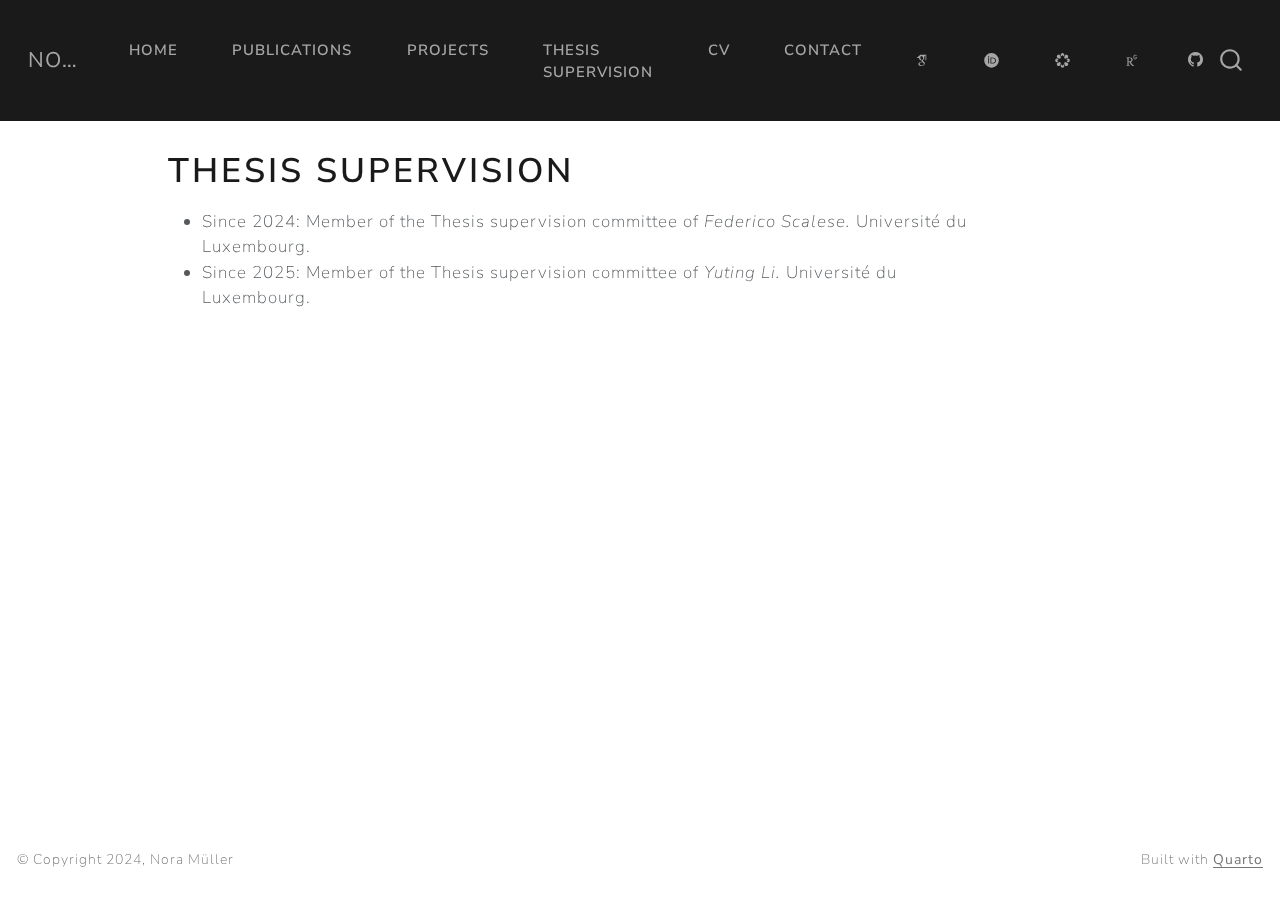
<file: docs/supervision.html>
<!DOCTYPE html>
<html xmlns="http://www.w3.org/1999/xhtml" lang="en" xml:lang="en"><head>

<meta charset="utf-8">
<meta name="generator" content="quarto-1.6.42">

<meta name="viewport" content="width=device-width, initial-scale=1.0, user-scalable=yes">


<title>Thesis Supervision – NORA MÜLLER</title>
<style>
code{white-space: pre-wrap;}
span.smallcaps{font-variant: small-caps;}
div.columns{display: flex; gap: min(4vw, 1.5em);}
div.column{flex: auto; overflow-x: auto;}
div.hanging-indent{margin-left: 1.5em; text-indent: -1.5em;}
ul.task-list{list-style: none;}
ul.task-list li input[type="checkbox"] {
  width: 0.8em;
  margin: 0 0.8em 0.2em -1em; /* quarto-specific, see https://github.com/quarto-dev/quarto-cli/issues/4556 */ 
  vertical-align: middle;
}
</style>


<script src="site_libs/quarto-nav/quarto-nav.js"></script>
<script src="site_libs/quarto-nav/headroom.min.js"></script>
<script src="site_libs/clipboard/clipboard.min.js"></script>
<script src="site_libs/quarto-search/autocomplete.umd.js"></script>
<script src="site_libs/quarto-search/fuse.min.js"></script>
<script src="site_libs/quarto-search/quarto-search.js"></script>
<meta name="quarto:offset" content="./">
<script src="site_libs/quarto-html/quarto.js"></script>
<script src="site_libs/quarto-html/popper.min.js"></script>
<script src="site_libs/quarto-html/tippy.umd.min.js"></script>
<script src="site_libs/quarto-html/anchor.min.js"></script>
<link href="site_libs/quarto-html/tippy.css" rel="stylesheet">
<link href="site_libs/quarto-html/quarto-syntax-highlighting-2f5df379a58b258e96c21c0638c20c03.css" rel="stylesheet" id="quarto-text-highlighting-styles">
<script src="site_libs/bootstrap/bootstrap.min.js"></script>
<link href="site_libs/bootstrap/bootstrap-icons.css" rel="stylesheet">
<link href="site_libs/bootstrap/bootstrap-bf19b75f51ea680c8de03e84aa65eabd.min.css" rel="stylesheet" append-hash="true" id="quarto-bootstrap" data-mode="light">
<link href="site_libs/quarto-contrib/academicons-1.9.2/all.css" rel="stylesheet">
<link href="site_libs/quarto-contrib/academicons-1.9.2/size.css" rel="stylesheet">
<script id="quarto-search-options" type="application/json">{
  "location": "navbar",
  "copy-button": false,
  "collapse-after": 3,
  "panel-placement": "end",
  "type": "overlay",
  "limit": 50,
  "keyboard-shortcut": [
    "f",
    "/",
    "s"
  ],
  "show-item-context": false,
  "language": {
    "search-no-results-text": "No results",
    "search-matching-documents-text": "matching documents",
    "search-copy-link-title": "Copy link to search",
    "search-hide-matches-text": "Hide additional matches",
    "search-more-match-text": "more match in this document",
    "search-more-matches-text": "more matches in this document",
    "search-clear-button-title": "Clear",
    "search-text-placeholder": "",
    "search-detached-cancel-button-title": "Cancel",
    "search-submit-button-title": "Submit",
    "search-label": "Search"
  }
}</script>


</head>

<body class="nav-fixed">

<div id="quarto-search-results"></div>
  <header id="quarto-header" class="headroom fixed-top">
    <nav class="navbar navbar-expand-lg " data-bs-theme="dark">
      <div class="navbar-container container-fluid">
      <div class="navbar-brand-container mx-auto">
    <a class="navbar-brand" href="./index.html">
    <span class="navbar-title">NORA MÜLLER</span>
    </a>
  </div>
            <div id="quarto-search" class="" title="Search"></div>
          <button class="navbar-toggler" type="button" data-bs-toggle="collapse" data-bs-target="#navbarCollapse" aria-controls="navbarCollapse" role="menu" aria-expanded="false" aria-label="Toggle navigation" onclick="if (window.quartoToggleHeadroom) { window.quartoToggleHeadroom(); }">
  <span class="navbar-toggler-icon"></span>
</button>
          <div class="collapse navbar-collapse" id="navbarCollapse">
            <ul class="navbar-nav navbar-nav-scroll me-auto">
  <li class="nav-item">
    <a class="nav-link" href="./index.html"> 
<span class="menu-text">Home</span></a>
  </li>  
  <li class="nav-item">
    <a class="nav-link" href="./publications.html"> 
<span class="menu-text">Publications</span></a>
  </li>  
  <li class="nav-item">
    <a class="nav-link" href="./projects.html"> 
<span class="menu-text">Projects</span></a>
  </li>  
  <li class="nav-item">
    <a class="nav-link active" href="./supervision.html" aria-current="page"> 
<span class="menu-text">Thesis Supervision</span></a>
  </li>  
  <li class="nav-item">
    <a class="nav-link" href="./cv.html"> 
<span class="menu-text">CV</span></a>
  </li>  
  <li class="nav-item">
    <a class="nav-link" href="./contact.html"> 
<span class="menu-text">Contact</span></a>
  </li>  
</ul>
            <ul class="navbar-nav navbar-nav-scroll ms-auto">
  <li class="nav-item">
    <a class="nav-link" href="https://scholar.google.de/citations?user=4aBRE7gAAAAJ&amp;hl=de"> 
<span class="menu-text"><i class="ai  ai-google-scholar"></i></span></a>
  </li>  
  <li class="nav-item">
    <a class="nav-link" href="https://orcid.org/0000-0002-0756-0188"> 
<span class="menu-text"><i class="ai  ai-orcid"></i></span></a>
  </li>  
  <li class="nav-item">
    <a class="nav-link" href="https://osf.io/jk48r/"> 
<span class="menu-text"><i class="ai  ai-osf"></i></span></a>
  </li>  
  <li class="nav-item">
    <a class="nav-link" href="https://www.researchgate.net/profile/Nora-Mueller-3"> 
<span class="menu-text"><i class="ai  ai-researchgate"></i></span></a>
  </li>  
</ul>
          </div> <!-- /navcollapse -->
            <div class="quarto-navbar-tools">
    <a href="https://github.com/nrmllr" title="" class="quarto-navigation-tool px-1" aria-label=""><i class="bi bi-github"></i></a>
</div>
      </div> <!-- /container-fluid -->
    </nav>
</header>
<!-- content -->
<div id="quarto-content" class="quarto-container page-columns page-rows-contents page-layout-article page-navbar">
<!-- sidebar -->
<!-- margin-sidebar -->
    <div id="quarto-margin-sidebar" class="sidebar margin-sidebar zindex-bottom">
        
    </div>
<!-- main -->
<main class="content" id="quarto-document-content">

<header id="title-block-header" class="quarto-title-block default">
<div class="quarto-title">
<h1 class="title">Thesis Supervision</h1>
</div>



<div class="quarto-title-meta">

    
  
    
  </div>
  


</header>


<ul>
<li>Since 2024: Member of the Thesis supervision committee of <em>Federico Scalese.</em> Université du Luxembourg.</li>
<li>Since 2025: Member of the Thesis supervision committee of <em>Yuting Li.</em> Université du Luxembourg.</li>
</ul>



</main> <!-- /main -->
<script id="quarto-html-after-body" type="application/javascript">
window.document.addEventListener("DOMContentLoaded", function (event) {
  const toggleBodyColorMode = (bsSheetEl) => {
    const mode = bsSheetEl.getAttribute("data-mode");
    const bodyEl = window.document.querySelector("body");
    if (mode === "dark") {
      bodyEl.classList.add("quarto-dark");
      bodyEl.classList.remove("quarto-light");
    } else {
      bodyEl.classList.add("quarto-light");
      bodyEl.classList.remove("quarto-dark");
    }
  }
  const toggleBodyColorPrimary = () => {
    const bsSheetEl = window.document.querySelector("link#quarto-bootstrap");
    if (bsSheetEl) {
      toggleBodyColorMode(bsSheetEl);
    }
  }
  toggleBodyColorPrimary();  
  const icon = "";
  const anchorJS = new window.AnchorJS();
  anchorJS.options = {
    placement: 'right',
    icon: icon
  };
  anchorJS.add('.anchored');
  const isCodeAnnotation = (el) => {
    for (const clz of el.classList) {
      if (clz.startsWith('code-annotation-')) {                     
        return true;
      }
    }
    return false;
  }
  const onCopySuccess = function(e) {
    // button target
    const button = e.trigger;
    // don't keep focus
    button.blur();
    // flash "checked"
    button.classList.add('code-copy-button-checked');
    var currentTitle = button.getAttribute("title");
    button.setAttribute("title", "Copied!");
    let tooltip;
    if (window.bootstrap) {
      button.setAttribute("data-bs-toggle", "tooltip");
      button.setAttribute("data-bs-placement", "left");
      button.setAttribute("data-bs-title", "Copied!");
      tooltip = new bootstrap.Tooltip(button, 
        { trigger: "manual", 
          customClass: "code-copy-button-tooltip",
          offset: [0, -8]});
      tooltip.show();    
    }
    setTimeout(function() {
      if (tooltip) {
        tooltip.hide();
        button.removeAttribute("data-bs-title");
        button.removeAttribute("data-bs-toggle");
        button.removeAttribute("data-bs-placement");
      }
      button.setAttribute("title", currentTitle);
      button.classList.remove('code-copy-button-checked');
    }, 1000);
    // clear code selection
    e.clearSelection();
  }
  const getTextToCopy = function(trigger) {
      const codeEl = trigger.previousElementSibling.cloneNode(true);
      for (const childEl of codeEl.children) {
        if (isCodeAnnotation(childEl)) {
          childEl.remove();
        }
      }
      return codeEl.innerText;
  }
  const clipboard = new window.ClipboardJS('.code-copy-button:not([data-in-quarto-modal])', {
    text: getTextToCopy
  });
  clipboard.on('success', onCopySuccess);
  if (window.document.getElementById('quarto-embedded-source-code-modal')) {
    const clipboardModal = new window.ClipboardJS('.code-copy-button[data-in-quarto-modal]', {
      text: getTextToCopy,
      container: window.document.getElementById('quarto-embedded-source-code-modal')
    });
    clipboardModal.on('success', onCopySuccess);
  }
    var localhostRegex = new RegExp(/^(?:http|https):\/\/localhost\:?[0-9]*\//);
    var mailtoRegex = new RegExp(/^mailto:/);
      var filterRegex = new RegExp('/' + window.location.host + '/');
    var isInternal = (href) => {
        return filterRegex.test(href) || localhostRegex.test(href) || mailtoRegex.test(href);
    }
    // Inspect non-navigation links and adorn them if external
 	var links = window.document.querySelectorAll('a[href]:not(.nav-link):not(.navbar-brand):not(.toc-action):not(.sidebar-link):not(.sidebar-item-toggle):not(.pagination-link):not(.no-external):not([aria-hidden]):not(.dropdown-item):not(.quarto-navigation-tool):not(.about-link)');
    for (var i=0; i<links.length; i++) {
      const link = links[i];
      if (!isInternal(link.href)) {
        // undo the damage that might have been done by quarto-nav.js in the case of
        // links that we want to consider external
        if (link.dataset.originalHref !== undefined) {
          link.href = link.dataset.originalHref;
        }
      }
    }
  function tippyHover(el, contentFn, onTriggerFn, onUntriggerFn) {
    const config = {
      allowHTML: true,
      maxWidth: 500,
      delay: 100,
      arrow: false,
      appendTo: function(el) {
          return el.parentElement;
      },
      interactive: true,
      interactiveBorder: 10,
      theme: 'quarto',
      placement: 'bottom-start',
    };
    if (contentFn) {
      config.content = contentFn;
    }
    if (onTriggerFn) {
      config.onTrigger = onTriggerFn;
    }
    if (onUntriggerFn) {
      config.onUntrigger = onUntriggerFn;
    }
    window.tippy(el, config); 
  }
  const noterefs = window.document.querySelectorAll('a[role="doc-noteref"]');
  for (var i=0; i<noterefs.length; i++) {
    const ref = noterefs[i];
    tippyHover(ref, function() {
      // use id or data attribute instead here
      let href = ref.getAttribute('data-footnote-href') || ref.getAttribute('href');
      try { href = new URL(href).hash; } catch {}
      const id = href.replace(/^#\/?/, "");
      const note = window.document.getElementById(id);
      if (note) {
        return note.innerHTML;
      } else {
        return "";
      }
    });
  }
  const xrefs = window.document.querySelectorAll('a.quarto-xref');
  const processXRef = (id, note) => {
    // Strip column container classes
    const stripColumnClz = (el) => {
      el.classList.remove("page-full", "page-columns");
      if (el.children) {
        for (const child of el.children) {
          stripColumnClz(child);
        }
      }
    }
    stripColumnClz(note)
    if (id === null || id.startsWith('sec-')) {
      // Special case sections, only their first couple elements
      const container = document.createElement("div");
      if (note.children && note.children.length > 2) {
        container.appendChild(note.children[0].cloneNode(true));
        for (let i = 1; i < note.children.length; i++) {
          const child = note.children[i];
          if (child.tagName === "P" && child.innerText === "") {
            continue;
          } else {
            container.appendChild(child.cloneNode(true));
            break;
          }
        }
        if (window.Quarto?.typesetMath) {
          window.Quarto.typesetMath(container);
        }
        return container.innerHTML
      } else {
        if (window.Quarto?.typesetMath) {
          window.Quarto.typesetMath(note);
        }
        return note.innerHTML;
      }
    } else {
      // Remove any anchor links if they are present
      const anchorLink = note.querySelector('a.anchorjs-link');
      if (anchorLink) {
        anchorLink.remove();
      }
      if (window.Quarto?.typesetMath) {
        window.Quarto.typesetMath(note);
      }
      if (note.classList.contains("callout")) {
        return note.outerHTML;
      } else {
        return note.innerHTML;
      }
    }
  }
  for (var i=0; i<xrefs.length; i++) {
    const xref = xrefs[i];
    tippyHover(xref, undefined, function(instance) {
      instance.disable();
      let url = xref.getAttribute('href');
      let hash = undefined; 
      if (url.startsWith('#')) {
        hash = url;
      } else {
        try { hash = new URL(url).hash; } catch {}
      }
      if (hash) {
        const id = hash.replace(/^#\/?/, "");
        const note = window.document.getElementById(id);
        if (note !== null) {
          try {
            const html = processXRef(id, note.cloneNode(true));
            instance.setContent(html);
          } finally {
            instance.enable();
            instance.show();
          }
        } else {
          // See if we can fetch this
          fetch(url.split('#')[0])
          .then(res => res.text())
          .then(html => {
            const parser = new DOMParser();
            const htmlDoc = parser.parseFromString(html, "text/html");
            const note = htmlDoc.getElementById(id);
            if (note !== null) {
              const html = processXRef(id, note);
              instance.setContent(html);
            } 
          }).finally(() => {
            instance.enable();
            instance.show();
          });
        }
      } else {
        // See if we can fetch a full url (with no hash to target)
        // This is a special case and we should probably do some content thinning / targeting
        fetch(url)
        .then(res => res.text())
        .then(html => {
          const parser = new DOMParser();
          const htmlDoc = parser.parseFromString(html, "text/html");
          const note = htmlDoc.querySelector('main.content');
          if (note !== null) {
            // This should only happen for chapter cross references
            // (since there is no id in the URL)
            // remove the first header
            if (note.children.length > 0 && note.children[0].tagName === "HEADER") {
              note.children[0].remove();
            }
            const html = processXRef(null, note);
            instance.setContent(html);
          } 
        }).finally(() => {
          instance.enable();
          instance.show();
        });
      }
    }, function(instance) {
    });
  }
      let selectedAnnoteEl;
      const selectorForAnnotation = ( cell, annotation) => {
        let cellAttr = 'data-code-cell="' + cell + '"';
        let lineAttr = 'data-code-annotation="' +  annotation + '"';
        const selector = 'span[' + cellAttr + '][' + lineAttr + ']';
        return selector;
      }
      const selectCodeLines = (annoteEl) => {
        const doc = window.document;
        const targetCell = annoteEl.getAttribute("data-target-cell");
        const targetAnnotation = annoteEl.getAttribute("data-target-annotation");
        const annoteSpan = window.document.querySelector(selectorForAnnotation(targetCell, targetAnnotation));
        const lines = annoteSpan.getAttribute("data-code-lines").split(",");
        const lineIds = lines.map((line) => {
          return targetCell + "-" + line;
        })
        let top = null;
        let height = null;
        let parent = null;
        if (lineIds.length > 0) {
            //compute the position of the single el (top and bottom and make a div)
            const el = window.document.getElementById(lineIds[0]);
            top = el.offsetTop;
            height = el.offsetHeight;
            parent = el.parentElement.parentElement;
          if (lineIds.length > 1) {
            const lastEl = window.document.getElementById(lineIds[lineIds.length - 1]);
            const bottom = lastEl.offsetTop + lastEl.offsetHeight;
            height = bottom - top;
          }
          if (top !== null && height !== null && parent !== null) {
            // cook up a div (if necessary) and position it 
            let div = window.document.getElementById("code-annotation-line-highlight");
            if (div === null) {
              div = window.document.createElement("div");
              div.setAttribute("id", "code-annotation-line-highlight");
              div.style.position = 'absolute';
              parent.appendChild(div);
            }
            div.style.top = top - 2 + "px";
            div.style.height = height + 4 + "px";
            div.style.left = 0;
            let gutterDiv = window.document.getElementById("code-annotation-line-highlight-gutter");
            if (gutterDiv === null) {
              gutterDiv = window.document.createElement("div");
              gutterDiv.setAttribute("id", "code-annotation-line-highlight-gutter");
              gutterDiv.style.position = 'absolute';
              const codeCell = window.document.getElementById(targetCell);
              const gutter = codeCell.querySelector('.code-annotation-gutter');
              gutter.appendChild(gutterDiv);
            }
            gutterDiv.style.top = top - 2 + "px";
            gutterDiv.style.height = height + 4 + "px";
          }
          selectedAnnoteEl = annoteEl;
        }
      };
      const unselectCodeLines = () => {
        const elementsIds = ["code-annotation-line-highlight", "code-annotation-line-highlight-gutter"];
        elementsIds.forEach((elId) => {
          const div = window.document.getElementById(elId);
          if (div) {
            div.remove();
          }
        });
        selectedAnnoteEl = undefined;
      };
        // Handle positioning of the toggle
    window.addEventListener(
      "resize",
      throttle(() => {
        elRect = undefined;
        if (selectedAnnoteEl) {
          selectCodeLines(selectedAnnoteEl);
        }
      }, 10)
    );
    function throttle(fn, ms) {
    let throttle = false;
    let timer;
      return (...args) => {
        if(!throttle) { // first call gets through
            fn.apply(this, args);
            throttle = true;
        } else { // all the others get throttled
            if(timer) clearTimeout(timer); // cancel #2
            timer = setTimeout(() => {
              fn.apply(this, args);
              timer = throttle = false;
            }, ms);
        }
      };
    }
      // Attach click handler to the DT
      const annoteDls = window.document.querySelectorAll('dt[data-target-cell]');
      for (const annoteDlNode of annoteDls) {
        annoteDlNode.addEventListener('click', (event) => {
          const clickedEl = event.target;
          if (clickedEl !== selectedAnnoteEl) {
            unselectCodeLines();
            const activeEl = window.document.querySelector('dt[data-target-cell].code-annotation-active');
            if (activeEl) {
              activeEl.classList.remove('code-annotation-active');
            }
            selectCodeLines(clickedEl);
            clickedEl.classList.add('code-annotation-active');
          } else {
            // Unselect the line
            unselectCodeLines();
            clickedEl.classList.remove('code-annotation-active');
          }
        });
      }
  const findCites = (el) => {
    const parentEl = el.parentElement;
    if (parentEl) {
      const cites = parentEl.dataset.cites;
      if (cites) {
        return {
          el,
          cites: cites.split(' ')
        };
      } else {
        return findCites(el.parentElement)
      }
    } else {
      return undefined;
    }
  };
  var bibliorefs = window.document.querySelectorAll('a[role="doc-biblioref"]');
  for (var i=0; i<bibliorefs.length; i++) {
    const ref = bibliorefs[i];
    const citeInfo = findCites(ref);
    if (citeInfo) {
      tippyHover(citeInfo.el, function() {
        var popup = window.document.createElement('div');
        citeInfo.cites.forEach(function(cite) {
          var citeDiv = window.document.createElement('div');
          citeDiv.classList.add('hanging-indent');
          citeDiv.classList.add('csl-entry');
          var biblioDiv = window.document.getElementById('ref-' + cite);
          if (biblioDiv) {
            citeDiv.innerHTML = biblioDiv.innerHTML;
          }
          popup.appendChild(citeDiv);
        });
        return popup.innerHTML;
      });
    }
  }
});
</script>
</div> <!-- /content -->
<footer class="footer">
  <div class="nav-footer">
    <div class="nav-footer-left">
<p>© Copyright 2024, Nora Müller</p>
</div>   
    <div class="nav-footer-center">
      &nbsp;
    </div>
    <div class="nav-footer-right">
<p>Built with <a href="https://quarto.org/">Quarto</a></p>
</div>
  </div>
</footer>




</body></html>
</file>
<file: docs/site_libs/quarto-html/tippy.css>
.tippy-box[data-animation=fade][data-state=hidden]{opacity:0}[data-tippy-root]{max-width:calc(100vw - 10px)}.tippy-box{position:relative;background-color:#333;color:#fff;border-radius:4px;font-size:14px;line-height:1.4;white-space:normal;outline:0;transition-property:transform,visibility,opacity}.tippy-box[data-placement^=top]>.tippy-arrow{bottom:0}.tippy-box[data-placement^=top]>.tippy-arrow:before{bottom:-7px;left:0;border-width:8px 8px 0;border-top-color:initial;transform-origin:center top}.tippy-box[data-placement^=bottom]>.tippy-arrow{top:0}.tippy-box[data-placement^=bottom]>.tippy-arrow:before{top:-7px;left:0;border-width:0 8px 8px;border-bottom-color:initial;transform-origin:center bottom}.tippy-box[data-placement^=left]>.tippy-arrow{right:0}.tippy-box[data-placement^=left]>.tippy-arrow:before{border-width:8px 0 8px 8px;border-left-color:initial;right:-7px;transform-origin:center left}.tippy-box[data-placement^=right]>.tippy-arrow{left:0}.tippy-box[data-placement^=right]>.tippy-arrow:before{left:-7px;border-width:8px 8px 8px 0;border-right-color:initial;transform-origin:center right}.tippy-box[data-inertia][data-state=visible]{transition-timing-function:cubic-bezier(.54,1.5,.38,1.11)}.tippy-arrow{width:16px;height:16px;color:#333}.tippy-arrow:before{content:"";position:absolute;border-color:transparent;border-style:solid}.tippy-content{position:relative;padding:5px 9px;z-index:1}
</file>
<file: docs/site_libs/quarto-html/quarto-syntax-highlighting.css>
/* quarto syntax highlight colors */
:root {
  --quarto-hl-ot-color: #003B4F;
  --quarto-hl-at-color: #657422;
  --quarto-hl-ss-color: #20794D;
  --quarto-hl-an-color: #5E5E5E;
  --quarto-hl-fu-color: #4758AB;
  --quarto-hl-st-color: #20794D;
  --quarto-hl-cf-color: #003B4F;
  --quarto-hl-op-color: #5E5E5E;
  --quarto-hl-er-color: #AD0000;
  --quarto-hl-bn-color: #AD0000;
  --quarto-hl-al-color: #AD0000;
  --quarto-hl-va-color: #111111;
  --quarto-hl-bu-color: inherit;
  --quarto-hl-ex-color: inherit;
  --quarto-hl-pp-color: #AD0000;
  --quarto-hl-in-color: #5E5E5E;
  --quarto-hl-vs-color: #20794D;
  --quarto-hl-wa-color: #5E5E5E;
  --quarto-hl-do-color: #5E5E5E;
  --quarto-hl-im-color: #00769E;
  --quarto-hl-ch-color: #20794D;
  --quarto-hl-dt-color: #AD0000;
  --quarto-hl-fl-color: #AD0000;
  --quarto-hl-co-color: #5E5E5E;
  --quarto-hl-cv-color: #5E5E5E;
  --quarto-hl-cn-color: #8f5902;
  --quarto-hl-sc-color: #5E5E5E;
  --quarto-hl-dv-color: #AD0000;
  --quarto-hl-kw-color: #003B4F;
}

/* other quarto variables */
:root {
  --quarto-font-monospace: SFMono-Regular, Menlo, Monaco, Consolas, "Liberation Mono", "Courier New", monospace;
}

pre > code.sourceCode > span {
  color: #003B4F;
}

code span {
  color: #003B4F;
}

code.sourceCode > span {
  color: #003B4F;
}

div.sourceCode,
div.sourceCode pre.sourceCode {
  color: #003B4F;
}

code span.ot {
  color: #003B4F;
  font-style: inherit;
}

code span.at {
  color: #657422;
  font-style: inherit;
}

code span.ss {
  color: #20794D;
  font-style: inherit;
}

code span.an {
  color: #5E5E5E;
  font-style: inherit;
}

code span.fu {
  color: #4758AB;
  font-style: inherit;
}

code span.st {
  color: #20794D;
  font-style: inherit;
}

code span.cf {
  color: #003B4F;
  font-weight: bold;
  font-style: inherit;
}

code span.op {
  color: #5E5E5E;
  font-style: inherit;
}

code span.er {
  color: #AD0000;
  font-style: inherit;
}

code span.bn {
  color: #AD0000;
  font-style: inherit;
}

code span.al {
  color: #AD0000;
  font-style: inherit;
}

code span.va {
  color: #111111;
  font-style: inherit;
}

code span.bu {
  font-style: inherit;
}

code span.ex {
  font-style: inherit;
}

code span.pp {
  color: #AD0000;
  font-style: inherit;
}

code span.in {
  color: #5E5E5E;
  font-style: inherit;
}

code span.vs {
  color: #20794D;
  font-style: inherit;
}

code span.wa {
  color: #5E5E5E;
  font-style: italic;
}

code span.do {
  color: #5E5E5E;
  font-style: italic;
}

code span.im {
  color: #00769E;
  font-style: inherit;
}

code span.ch {
  color: #20794D;
  font-style: inherit;
}

code span.dt {
  color: #AD0000;
  font-style: inherit;
}

code span.fl {
  color: #AD0000;
  font-style: inherit;
}

code span.co {
  color: #5E5E5E;
  font-style: inherit;
}

code span.cv {
  color: #5E5E5E;
  font-style: italic;
}

code span.cn {
  color: #8f5902;
  font-style: inherit;
}

code span.sc {
  color: #5E5E5E;
  font-style: inherit;
}

code span.dv {
  color: #AD0000;
  font-style: inherit;
}

code span.kw {
  color: #003B4F;
  font-weight: bold;
  font-style: inherit;
}

.prevent-inlining {
  content: "</";
}

/*# sourceMappingURL=debc5d5d77c3f9108843748ff7464032.css.map */
</file>
<file: docs/site_libs/quarto-contrib/academicons-1.9.2/all.css>
/*
 *  Academicons 1.9.4 by James Walsh (https://github.com/jpswalsh) and Katja Bercic (https://github.com/katjabercic)
 *  Fonts generated using FontForge - https://fontforge.org
 *  Square icons designed to be used alongside Font Awesome square icons - https://fortawesome.github.io/Font-Awesome/
 *  Licenses - Font: SIL OFL 1.1, CSS: MIT License
 */
@font-face {
  font-family: 'Academicons';
  font-style: normal;
  font-weight: 400;
  font-display: block;
  src: url('1e21o67/academicons.eot');
  src: url('1e21o67/academicons.eot') format('embedded-opentype'),
    url('1e21o67/academicons.ttf') format('truetype'),
    url('1e21o67/academicons.woff') format('woff'),
    url('1e21o67/academicons.svg') format('svg');
}

.ai {
  font-family: 'Academicons';
  font-weight: 400;
  -moz-osx-font-smoothing: grayscale;
  -webkit-font-smoothing: antialiased;
  display: inline-block;
  font-style: normal;
  font-variant: normal;
  text-rendering: auto;
  line-height: 1;
}

.ai-academia:before {
  content: "\e9af";
}

.ai-academia-square:before {
  content: "\e93d";
}

.ai-acclaim:before {
  content: "\e92e";
}

.ai-acclaim-square:before {
  content: "\e93a";
}

.ai-acm:before {
  content: "\e93c";
}

.ai-acm-square:before {
  content: "\e95d";
}

.ai-acmdl:before {
  content: "\e96a";
}

.ai-acmdl-square:before {
  content: "\e9d3";
}

.ai-ads:before {
  content: "\e9cb";
}

.ai-ads-square:before {
  content: "\e94a";
}

.ai-africarxiv:before {
  content: "\e91b";
}

.ai-africarxiv-square:before {
  content: "\e90b";
}

.ai-archive:before {
  content: "\e955";
}

.ai-archive-square:before {
  content: "\e956";
}

.ai-arxiv:before {
  content: "\e974";
}

.ai-arxiv-square:before {
  content: "\e9a6";
}

.ai-biorxiv:before {
  content: "\e9a2";
}

.ai-biorxiv-square:before {
  content: "\e98b";
}

.ai-ceur:before {
  content: "\e96d";
}

.ai-ceur-square:before {
  content: "\e92f";
}

.ai-ciencia-vitae:before {
  content: "\e912";
}

.ai-ciencia-vitae-square:before {
  content: "\e913";
}

.ai-clarivate:before {
  content: "\e924";
}

.ai-clarivate-square:before {
  content: "\e925";
}

.ai-closed-access:before {
  content: "\e942";
}

.ai-closed-access-square:before {
  content: "\e943";
}

.ai-conversation:before {
  content: "\e94c";
}

.ai-conversation-square:before {
  content: "\e915";
}

.ai-coursera:before {
  content: "\e95f";
}

.ai-coursera-square:before {
  content: "\e97f";
}

.ai-crossref:before {
  content: "\e918";
}

.ai-crossref-square:before {
  content: "\e919";
}

.ai-cv:before {
  content: "\e9a5";
}

.ai-cv-square:before {
  content: "\e90a";
}

.ai-datacite:before {
  content: "\e91c";
}

.ai-datacite-square:before {
  content: "\e91d";
}

.ai-dataverse:before {
  content: "\e9f7";
}

.ai-dataverse-square:before {
  content: "\e9e4";
}

.ai-dblp:before {
  content: "\e94f";
}

.ai-dblp-square:before {
  content: "\e93f";
}

.ai-depsy:before {
  content: "\e97a";
}

.ai-depsy-square:before {
  content: "\e94b";
}

.ai-doi:before {
  content: "\e97e";
}

.ai-doi-square:before {
  content: "\e98f";
}

.ai-dryad:before {
  content: "\e97c";
}

.ai-dryad-square:before {
  content: "\e98c";
}

.ai-elsevier:before {
  content: "\e961";
}

.ai-elsevier-square:before {
  content: "\e910";
}

.ai-figshare:before {
  content: "\e981";
}

.ai-figshare-square:before {
  content: "\e9e7";
}

.ai-google-scholar:before {
  content: "\e9d4";
}

.ai-google-scholar-square:before {
  content: "\e9f9";
}

.ai-hal:before {
  content: "\e92c";
}

.ai-hal-square:before {
  content: "\e92d";
}

.ai-hypothesis:before {
  content: "\e95a";
}

.ai-hypothesis-square:before {
  content: "\e95b";
}

.ai-ideas-repec:before {
  content: "\e9ed";
}

.ai-ideas-repec-square:before {
  content: "\e9f8";
}

.ai-ieee:before {
  content: "\e929";
}

.ai-ieee-square:before {
  content: "\e9b9";
}

.ai-impactstory:before {
  content: "\e9cf";
}

.ai-impactstory-square:before {
  content: "\e9aa";
}

.ai-inaturalist:before {
  content: "\e900";
}

.ai-inaturalist-square:before {
  content: "\e901";
}

.ai-inpn:before {
  content: "\e902";
}

.ai-inpn-square:before {
  content: "\e903";
}

.ai-inspire:before {
  content: "\e9e9";
}

.ai-inspire-square:before {
  content: "\e9fe";
}

.ai-isidore:before {
  content: "\e936";
}

.ai-isidore-square:before {
  content: "\e954";
}

.ai-isni:before {
  content: "\e957";
}

.ai-isni-square:before {
  content: "\e958";
}

.ai-jstor:before {
  content: "\e938";
}

.ai-jstor-square:before {
  content: "\e944";
}

.ai-lattes:before {
  content: "\e9b3";
}

.ai-lattes-square:before {
  content: "\e99c";
}

.ai-mathoverflow:before {
  content: "\e9f6";
}

.ai-mathoverflow-square:before {
  content: "\e97b";
}

.ai-mendeley:before {
  content: "\e9f0";
}

.ai-mendeley-square:before {
  content: "\e9f3";
}

.ai-moodle:before {
  content: "\e907";
}

.ai-moodle-square:before {
  content: "\e908";
}

.ai-mtmt:before {
  content: "\e950";
}

.ai-mtmt-square:before {
  content: "\e951";
}

.ai-nakala:before {
  content: "\e940";
}

.ai-nakala-square:before {
  content: "\e941";
}

.ai-obp:before {
  content: "\e92a";
}

.ai-obp-square:before {
  content: "\e92b";
}

.ai-open-access:before {
  content: "\e939";
}

.ai-open-access-square:before {
  content: "\e9f4";
}

.ai-open-data:before {
  content: "\e966";
}

.ai-open-data-square:before {
  content: "\e967";
}

.ai-open-materials:before {
  content: "\e968";
}

.ai-open-materials-square:before {
  content: "\e969";
}

.ai-openedition:before {
  content: "\e946";
}

.ai-openedition-square:before {
  content: "\e947";
}

.ai-orcid:before {
  content: "\e9d9";
}

.ai-orcid-square:before {
  content: "\e9c3";
}

.ai-osf:before {
  content: "\e9ef";
}

.ai-osf-square:before {
  content: "\e931";
}

.ai-overleaf:before {
  content: "\e914";
}

.ai-overleaf-square:before {
  content: "\e98d";
}

.ai-philpapers:before {
  content: "\e98a";
}

.ai-philpapers-square:before {
  content: "\e96f";
}

.ai-piazza:before {
  content: "\e99a";
}

.ai-piazza-square:before {
  content: "\e90c";
}

.ai-preregistered:before {
  content: "\e906";
}

.ai-preregistered-square:before {
  content: "\e96b";
}

.ai-protocols:before {
  content: "\e952";
}

.ai-protocols-square:before {
  content: "\e953";
}

.ai-psyarxiv:before {
  content: "\e90e";
}

.ai-psyarxiv-square:before {
  content: "\e90f";
}

.ai-publons:before {
  content: "\e937";
}

.ai-publons-square:before {
  content: "\e94e";
}

.ai-pubmed:before {
  content: "\e99f";
}

.ai-pubmed-square:before {
  content: "\e97d";
}

.ai-pubpeer:before {
  content: "\e922";
}

.ai-pubpeer-square:before {
  content: "\e923";
}

.ai-researcherid:before {
  content: "\e91a";
}

.ai-researcherid-square:before {
  content: "\e95c";
}

.ai-researchgate:before {
  content: "\e95e";
}

.ai-researchgate-square:before {
  content: "\e99e";
}

.ai-ror:before {
  content: "\e948";
}

.ai-ror-square:before {
  content: "\e949";
}

.ai-sci-hub:before {
  content: "\e959";
}

.ai-sci-hub-square:before {
  content: "\e905";
}

.ai-scirate:before {
  content: "\e98e";
}

.ai-scirate-square:before {
  content: "\e99d";
}

.ai-scopus:before {
  content: "\e91e";
}

.ai-scopus-square:before {
  content: "\e91f";
}

.ai-semantic-scholar:before {
  content: "\e96e";
}

.ai-semantic-scholar-square:before {
  content: "\e96c";
}

.ai-springer:before {
  content: "\e928";
}

.ai-springer-square:before {
  content: "\e99b";
}

.ai-ssrn:before {
  content: "\e916";
}

.ai-ssrn-square:before {
  content: "\e917";
}

.ai-stackoverflow:before {
  content: "\e920";
}

.ai-stackoverflow-square:before {
  content: "\e921";
}

.ai-viaf:before {
  content: "\e933";
}

.ai-viaf-square:before {
  content: "\e934";
}

.ai-wiley:before {
  content: "\e926";
}

.ai-wiley-square:before {
  content: "\e927";
}

.ai-zenodo:before {
  content: "\e911";
}

.ai-zotero:before {
  content: "\e962";
}

.ai-zotero-square:before {
  content: "\e932";
}

/*  Duplication of the FontAwesome style classes using 'ai' in place of 'fa'. */
.ai-lg {
  font-size: 1.33333em;
  line-height: 0.75em;
  vertical-align: -.0667em;
}

.ai-xs {
  font-size: .75em;
}

.ai-sm {
  font-size: .875em;
}

.ai-1x {
  font-size: 1em;
}

.ai-2x {
  font-size: 2em;
}

.ai-3x {
  font-size: 3em;
}

.ai-4x {
  font-size: 4em;
}

.ai-5x {
  font-size: 5em;
}

.ai-6x {
  font-size: 6em;
}

.ai-7x {
  font-size: 7em;
}

.ai-8x {
  font-size: 8em;
}

.ai-9x {
  font-size: 9em;
}

.ai-10x {
  font-size: 10em;
}

.ai-fw {
  text-align: center;
  width: 1.25em;
}

.ai-ul {
  list-style-type: none;
  margin-left: 2.5em;
  padding-left: 0;
}

.ai-ul>li {
  position: relative;
}

.ai-li {
  left: -2em;
  position: absolute;
  text-align: center;
  width: 2em;
  line-height: inherit;
}

.ai-border {
  border: solid 0.08em #eee;
  border-radius: .1em;
  padding: .2em .25em .15em;
}

.ai-pull-left {
  float: left;
}

.ai-pull-right {
  float: right;
}

.ai.ai-pull-left {
  margin-right: .3em;
}

.ai.ai-pull-right {
  margin-right: .3em;
}

.ai-stack {
  display: inline-block;
  height: 2em;
  line-height: 2em;
  position: relative;
  vertical-align: middle;
  width: 2.5em;
}

.ai-stack-1x,
.ai-stack-2x {
  left: 0;
  position: absolute;
  text-align: center;
  width: 100%;
}

.ai-stack-1x {
  line-height: inherit;
}

.ai-stack-2x {
  font-size: 2em;
}

.ai-inverse {
  color: #fff;
}
</file>
<file: docs/site_libs/quarto-contrib/academicons-1.9.2/size.css>
.ai-tiny {
  font-size: 0.5em;
}

.ai-scriptsize {
  font-size: 0.7em;
}

.ai-footnotesize {
  font-size: 0.8em;
}

.ai-small {
  font-size: 0.9em;
}

.ai-normalsize {
  font-size: 1em;
}

.ai-large {
  font-size: 1.2em;
}

.ai-Large {
  font-size: 1.5em;
}

.ai-LARGE {
  font-size: 1.75em;
}

.ai-huge {
  font-size: 2em;
}

.ai-Huge {
  font-size: 2.5em;
}

.ai-1x {
  font-size: 1em;
}

.ai-2x {
  font-size: 2em;
}

.ai-3x {
  font-size: 3em;
}

.ai-4x {
  font-size: 4em;
}

.ai-5x {
  font-size: 5em;
}

.ai-6x {
  font-size: 6em;
}

.ai-7x {
  font-size: 7em;
}

.ai-8x {
  font-size: 8em;
}

.ai-9x {
  font-size: 9em;
}

.ai-10x {
  font-size: 10em;
}

.ai-2xs {
  font-size: 0.625em;
  line-height: 0.1em;
  vertical-align: 0.225em;
}

.ai-xs {
  font-size: 0.75em;
  line-height: 0.08333em;
  vertical-align: 0.125em;
}

.ai-sm {
  font-size: 0.875em;
  line-height: 0.07143em;
  vertical-align: 0.05357em;
}

.ai-lg {
  font-size: 1.25em;
  line-height: 0.05em;
  vertical-align: -0.075em;
}

.ai-xl {
  font-size: 1.5em;
  line-height: 0.04167em;
  vertical-align: -0.125em;
}

.ai-2xl {
  font-size: 2em;
  line-height: 0.03125em;
  vertical-align: -0.1875em;
}
</file>
<file: docs/site_libs/quarto-html/quarto-syntax-highlighting-2f5df379a58b258e96c21c0638c20c03.css>
/* quarto syntax highlight colors */
:root {
  --quarto-hl-ot-color: #003B4F;
  --quarto-hl-at-color: #657422;
  --quarto-hl-ss-color: #20794D;
  --quarto-hl-an-color: #5E5E5E;
  --quarto-hl-fu-color: #4758AB;
  --quarto-hl-st-color: #20794D;
  --quarto-hl-cf-color: #003B4F;
  --quarto-hl-op-color: #5E5E5E;
  --quarto-hl-er-color: #AD0000;
  --quarto-hl-bn-color: #AD0000;
  --quarto-hl-al-color: #AD0000;
  --quarto-hl-va-color: #111111;
  --quarto-hl-bu-color: inherit;
  --quarto-hl-ex-color: inherit;
  --quarto-hl-pp-color: #AD0000;
  --quarto-hl-in-color: #5E5E5E;
  --quarto-hl-vs-color: #20794D;
  --quarto-hl-wa-color: #5E5E5E;
  --quarto-hl-do-color: #5E5E5E;
  --quarto-hl-im-color: #00769E;
  --quarto-hl-ch-color: #20794D;
  --quarto-hl-dt-color: #AD0000;
  --quarto-hl-fl-color: #AD0000;
  --quarto-hl-co-color: #5E5E5E;
  --quarto-hl-cv-color: #5E5E5E;
  --quarto-hl-cn-color: #8f5902;
  --quarto-hl-sc-color: #5E5E5E;
  --quarto-hl-dv-color: #AD0000;
  --quarto-hl-kw-color: #003B4F;
}

/* other quarto variables */
:root {
  --quarto-font-monospace: SFMono-Regular, Menlo, Monaco, Consolas, "Liberation Mono", "Courier New", monospace;
}

pre > code.sourceCode > span {
  color: #003B4F;
}

code span {
  color: #003B4F;
}

code.sourceCode > span {
  color: #003B4F;
}

div.sourceCode,
div.sourceCode pre.sourceCode {
  color: #003B4F;
}

code span.ot {
  color: #003B4F;
  font-style: inherit;
}

code span.at {
  color: #657422;
  font-style: inherit;
}

code span.ss {
  color: #20794D;
  font-style: inherit;
}

code span.an {
  color: #5E5E5E;
  font-style: inherit;
}

code span.fu {
  color: #4758AB;
  font-style: inherit;
}

code span.st {
  color: #20794D;
  font-style: inherit;
}

code span.cf {
  color: #003B4F;
  font-weight: bold;
  font-style: inherit;
}

code span.op {
  color: #5E5E5E;
  font-style: inherit;
}

code span.er {
  color: #AD0000;
  font-style: inherit;
}

code span.bn {
  color: #AD0000;
  font-style: inherit;
}

code span.al {
  color: #AD0000;
  font-style: inherit;
}

code span.va {
  color: #111111;
  font-style: inherit;
}

code span.bu {
  font-style: inherit;
}

code span.ex {
  font-style: inherit;
}

code span.pp {
  color: #AD0000;
  font-style: inherit;
}

code span.in {
  color: #5E5E5E;
  font-style: inherit;
}

code span.vs {
  color: #20794D;
  font-style: inherit;
}

code span.wa {
  color: #5E5E5E;
  font-style: italic;
}

code span.do {
  color: #5E5E5E;
  font-style: italic;
}

code span.im {
  color: #00769E;
  font-style: inherit;
}

code span.ch {
  color: #20794D;
  font-style: inherit;
}

code span.dt {
  color: #AD0000;
  font-style: inherit;
}

code span.fl {
  color: #AD0000;
  font-style: inherit;
}

code span.co {
  color: #5E5E5E;
  font-style: inherit;
}

code span.cv {
  color: #5E5E5E;
  font-style: italic;
}

code span.cn {
  color: #8f5902;
  font-style: inherit;
}

code span.sc {
  color: #5E5E5E;
  font-style: inherit;
}

code span.dv {
  color: #AD0000;
  font-style: inherit;
}

code span.kw {
  color: #003B4F;
  font-weight: bold;
  font-style: inherit;
}

.prevent-inlining {
  content: "</";
}

/*# sourceMappingURL=35eb38a806ee71ea6d2563be2308c832.css.map */
</file>
